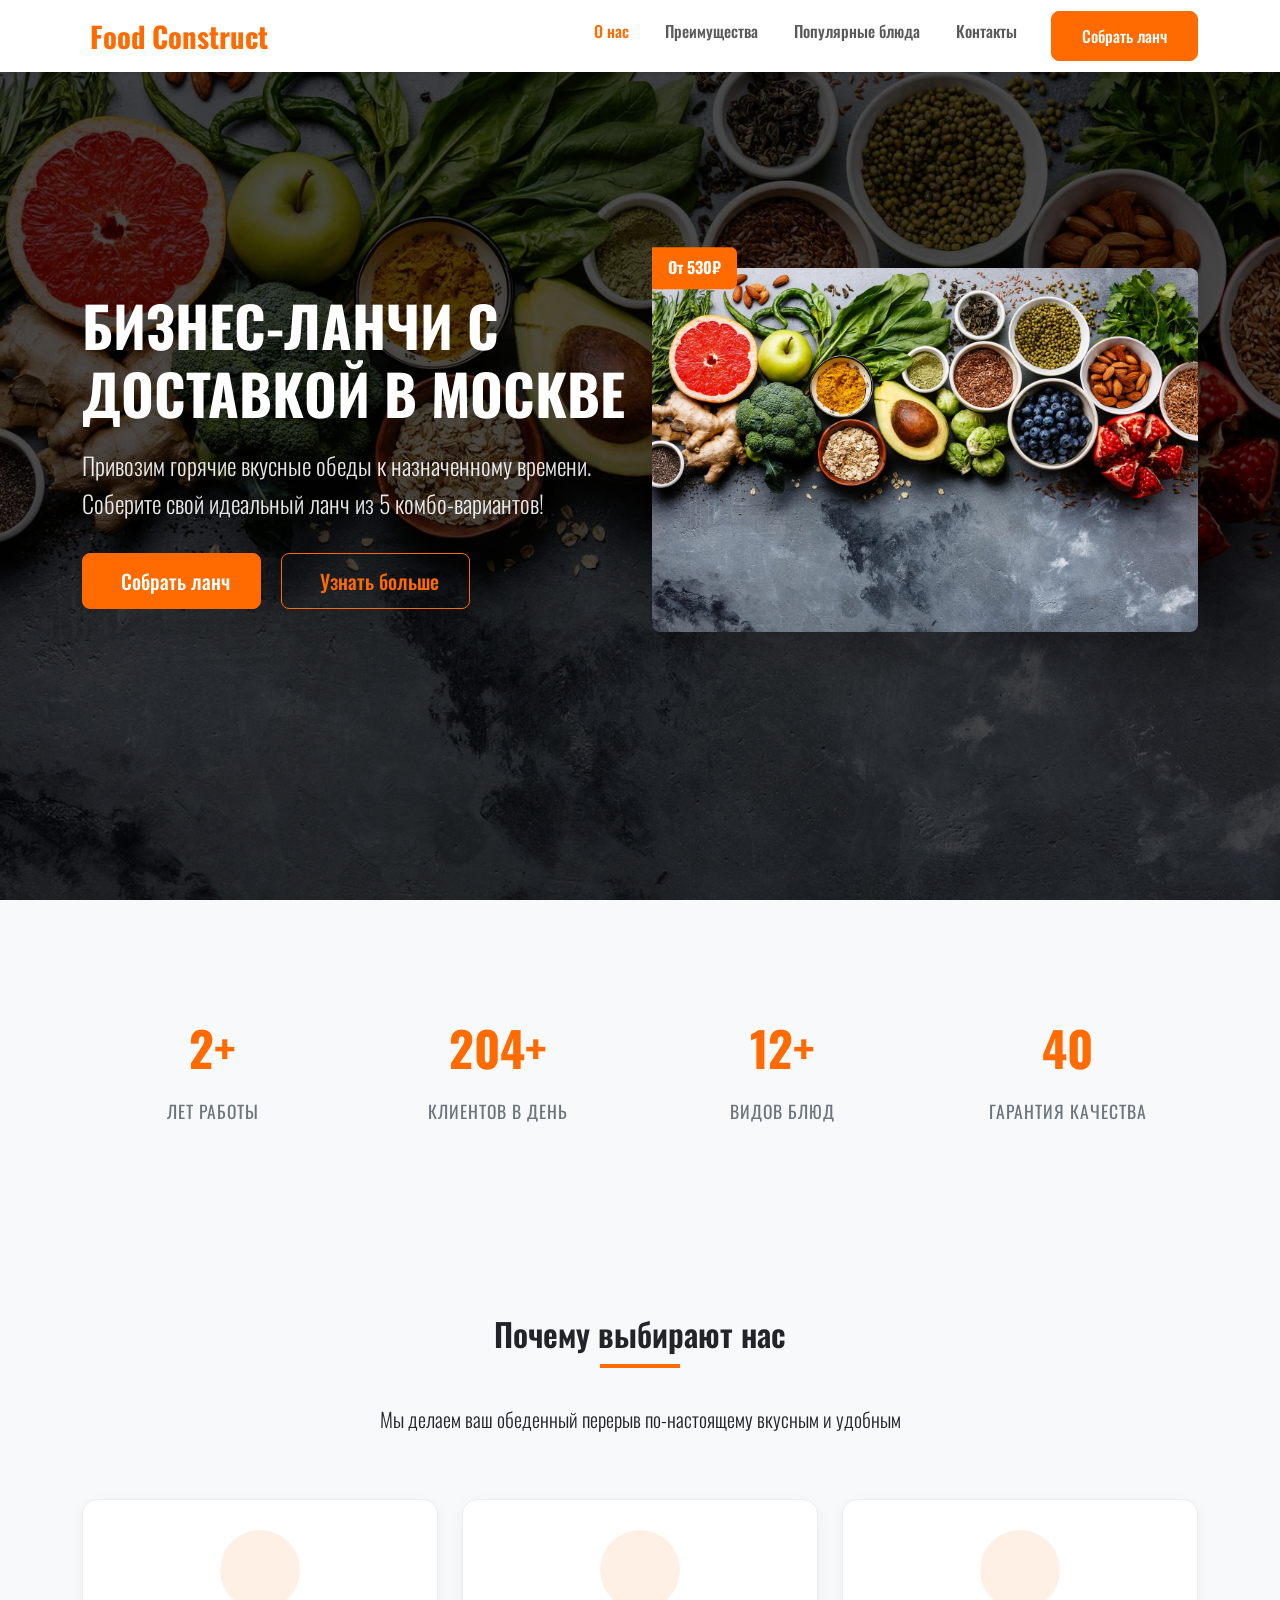
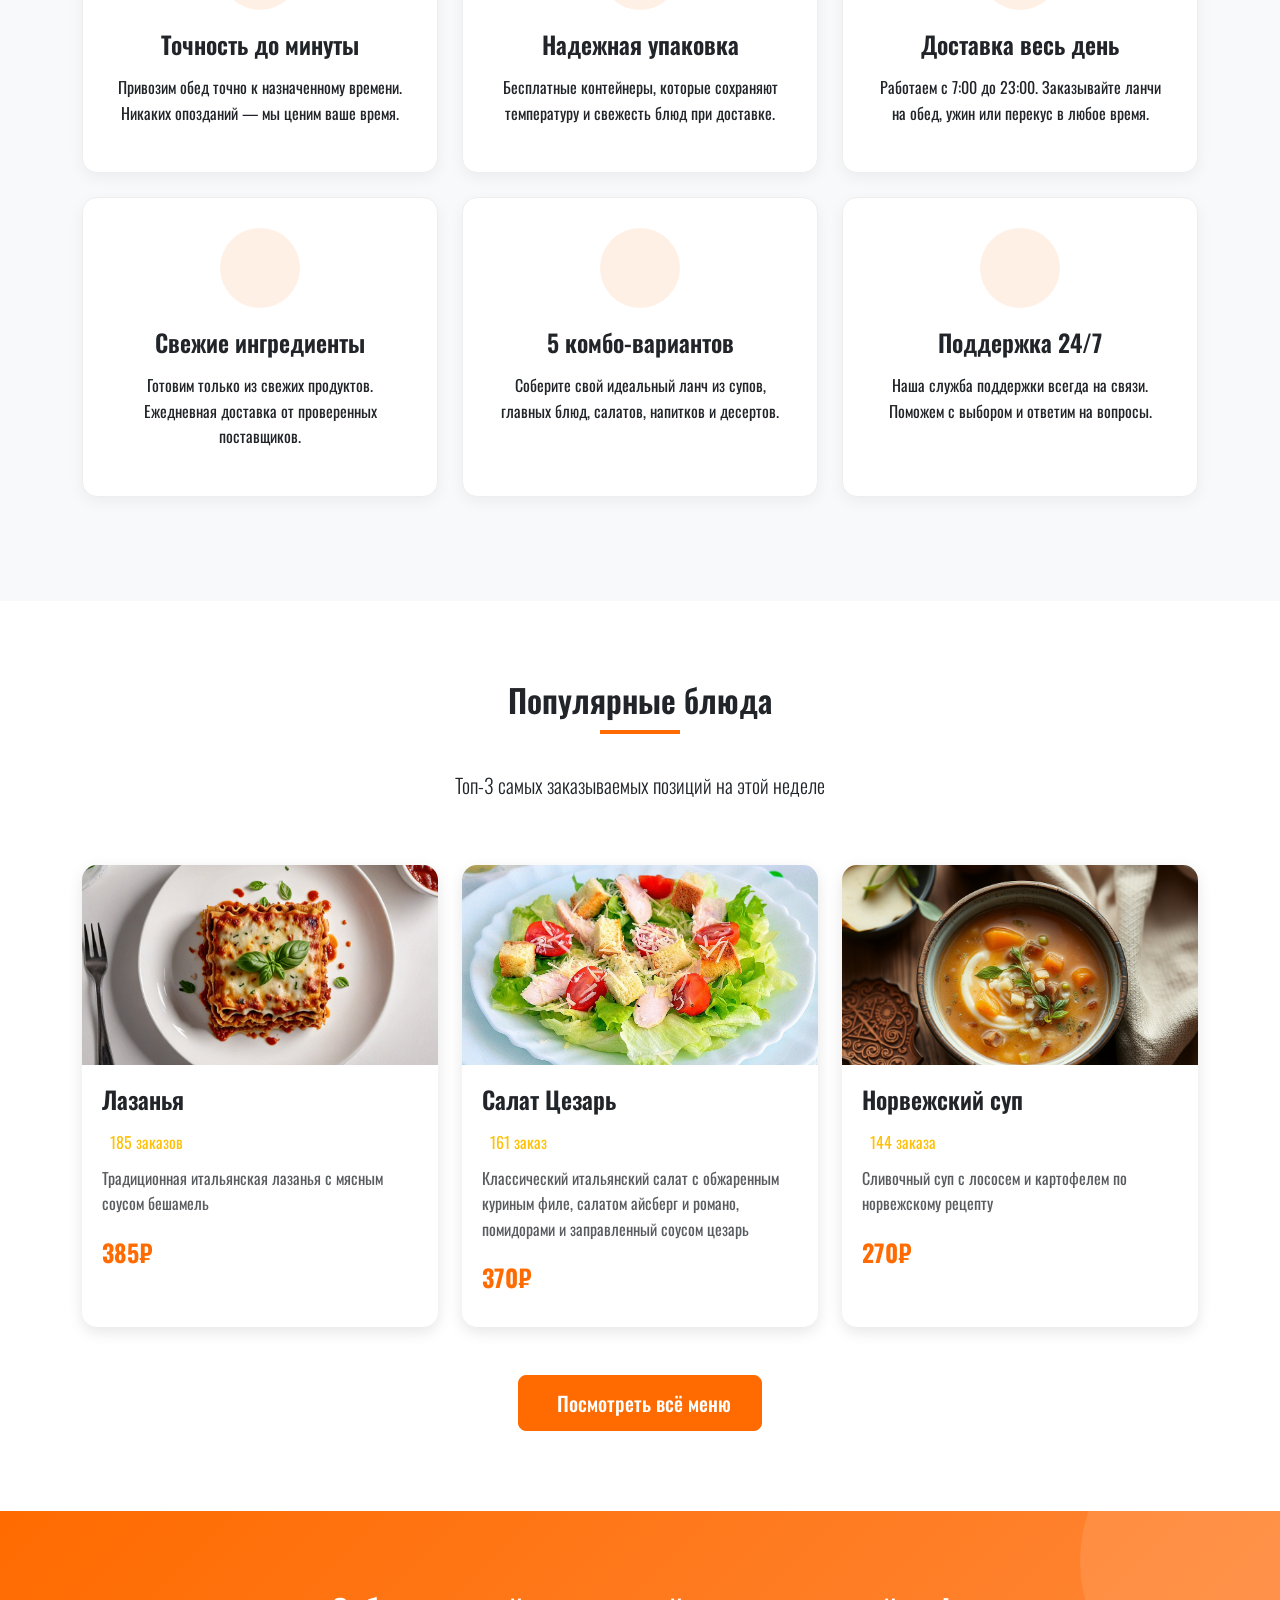
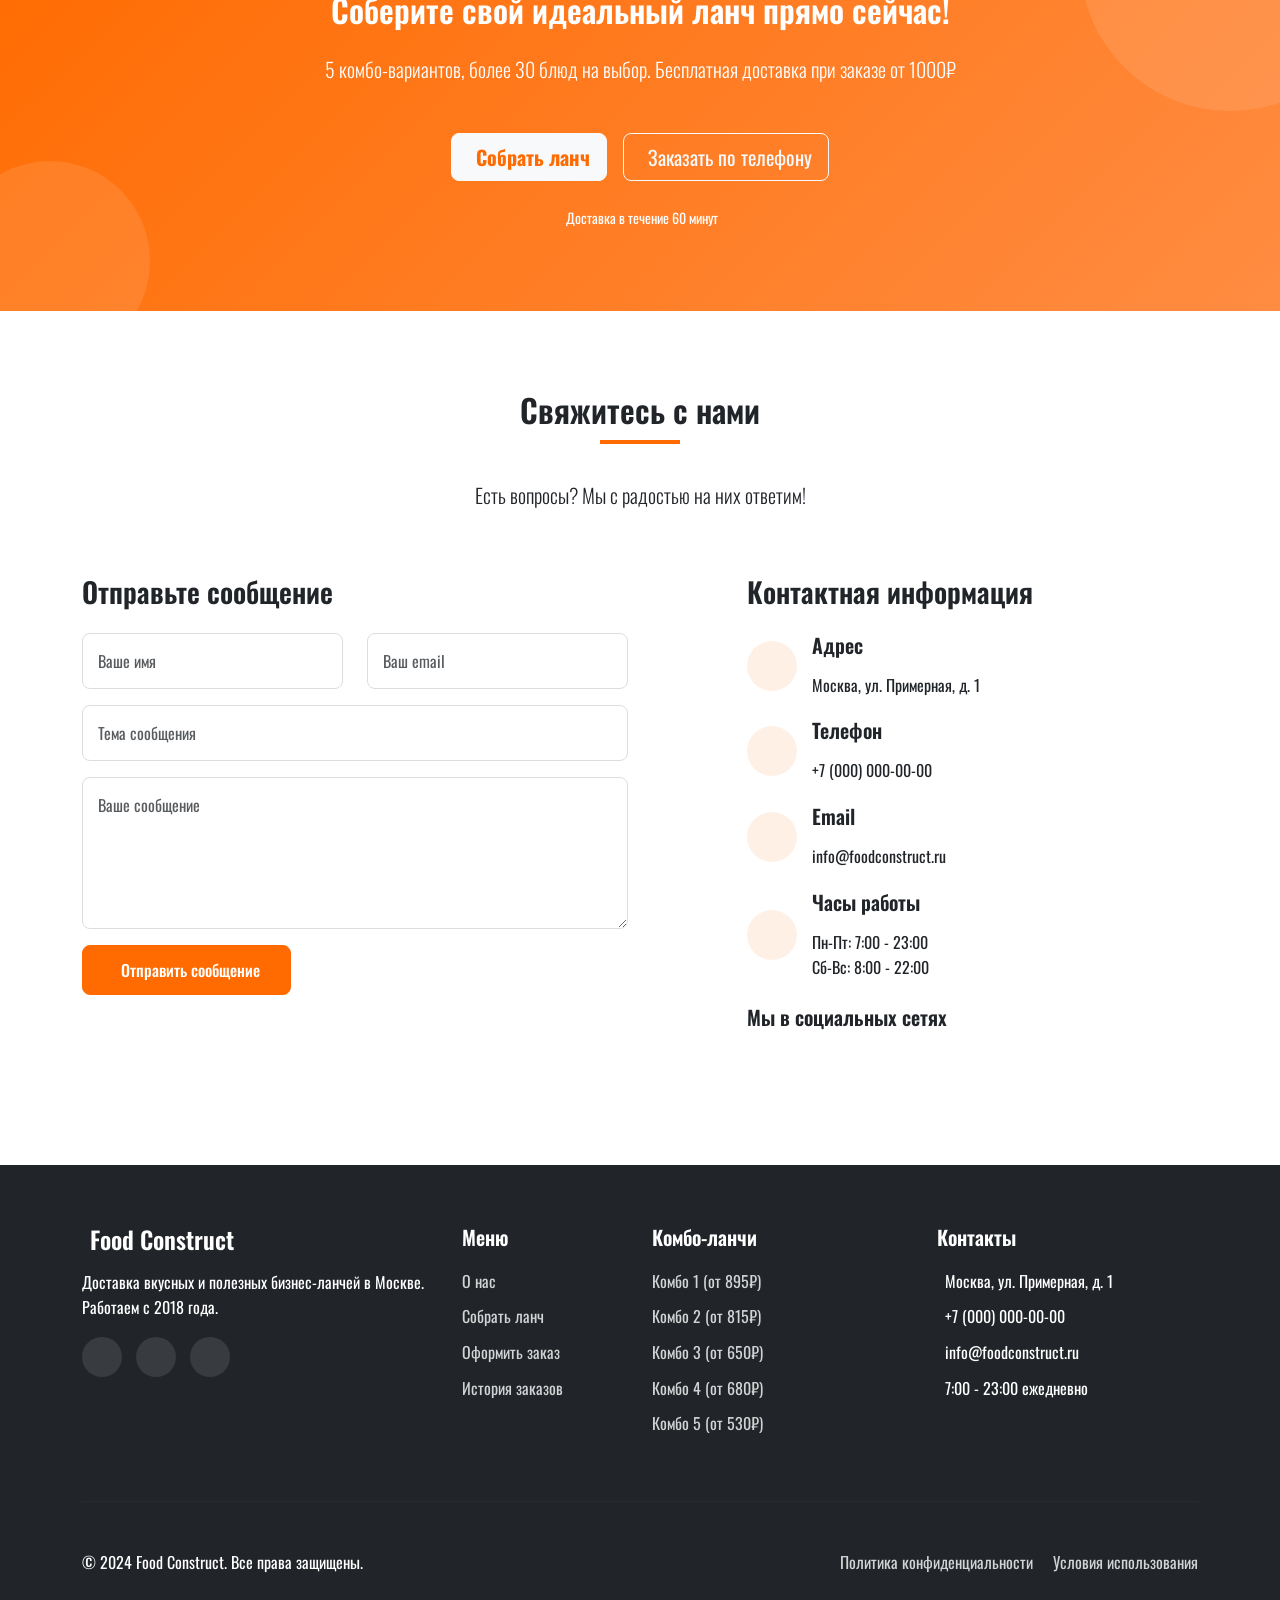
<file: index.html>
<!DOCTYPE html>
<html lang="ru">
<head>
    <meta charset="UTF-8">
    <meta name="viewport" content="width=device-width, initial-scale=1.0">
    <title>Food Construct - Доставка бизнес-ланчей в Москве</title>
    
    <!-- Bootstrap 5 CSS -->
    <link href="https://cdn.jsdelivr.net/npm/bootstrap@5.3.0-alpha1/dist/css/bootstrap.min.css" rel="stylesheet">
    
    <!-- Bootstrap Icons -->
    <link rel="icon" href="images/icon.png" type="images/png" sizes = "32x32">
    
    <!-- Google Fonts -->
    <link href="https://fonts.googleapis.com/css2?family=Oswald:wght@300;400;500;600;700&display=swap" rel="stylesheet">
    
    <!-- CSS -->
    <style>
        :root {
            --primary-color: #ff6b00;
            --primary-dark: #e55a00;
            --secondary-color: #333333;
            --light-color: #f8f9fa;
            --dark-color: #212529;
            --gray-color: #6c757d;
        }
        
        body {
            font-family: 'Oswald', sans-serif;
            color: var(--dark-color);
            line-height: 1.6;
        }
        
        h1, h2, h3, h4, h5, h6 {
            font-weight: 600;
            margin-bottom: 1rem;
        }
        
        .bg-primary-custom {
            background-color: var(--primary-color) !important;
        }
        
        .text-primary-custom {
            color: var(--primary-color) !important;
        }
        
        .btn-primary-custom {
            background-color: var(--primary-color);
            border-color: var(--primary-color);
            color: white;
            font-weight: 500;
            padding: 12px 30px;
            border-radius: 8px;
            transition: all 0.3s ease;
        }
        
        .btn-primary-custom:hover {
            background-color: var(--primary-dark);
            border-color: var(--primary-dark);
            transform: translateY(-2px);
            box-shadow: 0 4px 15px rgba(255, 107, 0, 0.3);
        }
        
        .btn-outline-primary-custom {
            background-color: transparent;
            border-color: var(--primary-color);
            color: var(--primary-color);
            font-weight: 500;
            padding: 12px 30px;
            border-radius: 8px;
            transition: all 0.3s ease;
        }
        
        .btn-outline-primary-custom:hover {
            background-color: var(--primary-color);
            border-color: var(--primary-color);
            color: white;
            transform: translateY(-2px);
            box-shadow: 0 4px 15px rgba(255, 107, 0, 0.3);
        }
        
        .section-padding {
            padding: 80px 0;
        }
        
        .section-title {
            position: relative;
            margin-bottom: 50px;
            text-align: center;
        }
        
        .section-title:after {
            content: '';
            position: absolute;
            bottom: -15px;
            left: 50%;
            transform: translateX(-50%);
            width: 80px;
            height: 4px;
            background-color: var(--primary-color);
        }
        
        .hero-section {
            background: linear-gradient(rgba(0, 0, 0, 0.7), rgba(0, 0, 0, 0.7)), url('images/main.png');
            background-size: cover;
            background-position: center;
            background-attachment: fixed;
            color: white;
            padding: 120px 0;
            min-height: 100vh;
            display: flex;
            align-items: center;
        }
        
        .hero-content h1 {
            font-size: 3.5rem;
            font-weight: 700;
            margin-bottom: 20px;
            text-transform: uppercase;
        }
        
        .hero-content .lead {
            font-size: 1.5rem;
            margin-bottom: 30px;
            opacity: 0.9;
        }
        
        .feature-icon {
            width: 80px;
            height: 80px;
            background-color: rgba(255, 107, 0, 0.1);
            border-radius: 50%;
            display: flex;
            align-items: center;
            justify-content: center;
            margin: 0 auto 20px;
        }
        
        .feature-icon i {
            font-size: 2rem;
            color: var(--primary-color);
        }
        
        .feature-card {
            background: white;
            border-radius: 15px;
            padding: 30px;
            height: 100%;
            transition: all 0.3s ease;
            border: 1px solid #eee;
            box-shadow: 0 5px 15px rgba(0, 0, 0, 0.05);
        }
        
        .feature-card:hover {
            transform: translateY(-10px);
            box-shadow: 0 15px 30px rgba(0, 0, 0, 0.1);
        }
        
        .cta-section {
            background: linear-gradient(135deg, var(--primary-color) 0%, #ff8c42 100%);
            color: white;
            position: relative;
            overflow: hidden;
        }
        
        .cta-section:before {
            content: '';
            position: absolute;
            top: 0;
            right: 0;
            width: 300px;
            height: 300px;
            background: rgba(255, 255, 255, 0.1);
            border-radius: 50%;
            transform: translate(100px, -100px);
        }
        
        .cta-section:after {
            content: '';
            position: absolute;
            bottom: 0;
            left: 0;
            width: 200px;
            height: 200px;
            background: rgba(255, 255, 255, 0.1);
            border-radius: 50%;
            transform: translate(-50px, 50px);
        }
        
        .cta-content {
            position: relative;
            z-index: 2;
        }
        
        /* Форм контактных данных */
        .contact-form .form-control {
            padding: 15px;
            border-radius: 8px;
            border: 1px solid #ddd;
            font-size: 1rem;
            transition: all 0.3s ease;
        }
        
        .contact-form .form-control:focus {
            border-color: var(--primary-color);
            box-shadow: 0 0 0 0.25rem rgba(255, 107, 0, 0.25);
        }
        
        .contact-info-item {
            display: flex;
            align-items: center;
            margin-bottom: 20px;
        }
        
        .contact-info-icon {
            width: 50px;
            height: 50px;
            background-color: rgba(255, 107, 0, 0.1);
            border-radius: 50%;
            display: flex;
            align-items: center;
            justify-content: center;
            margin-right: 15px;
        }
        
        .contact-info-icon i {
            font-size: 1.2rem;
            color: var(--primary-color);
        }
        
        /* Footer */
        .footer {
            background-color: var(--dark-color);
            color: white;
            padding: 60px 0 30px;
        }
        
        .footer a {
            color: rgba(255, 255, 255, 0.8);
            text-decoration: none;
            transition: color 0.3s ease;
        }
        
        .footer a:hover {
            color: var(--primary-color);
        }
        
        .footer-links h5 {
            margin-bottom: 20px;
            color: white;
        }
        
        .footer-links ul {
            list-style: none;
            padding: 0;
        }
        
        .footer-links li {
            margin-bottom: 10px;
        }
        
        .social-icons a {
            display: inline-flex;
            align-items: center;
            justify-content: center;
            width: 40px;
            height: 40px;
            background-color: rgba(255, 255, 255, 0.1);
            border-radius: 50%;
            margin-right: 10px;
            transition: all 0.3s ease;
        }
        
        .social-icons a:hover {
            background-color: var(--primary-color);
            transform: translateY(-3px);
        }
        
        @media (max-width: 768px) {
            .hero-content h1 {
                font-size: 2.5rem;
            }
            
            .hero-content .lead {
                font-size: 1.2rem;
            }
            
            .section-padding {
                padding: 60px 0;
            }
            
            .feature-card {
                margin-bottom: 30px;
            }
        }
        
        @media (max-width: 576px) {
            .hero-content h1 {
                font-size: 2rem;
            }
            
            .hero-section {
                padding: 80px 0;
                min-height: auto;
            }
        }
        
        /* Навигация */
        .navbar-brand {
            font-size: 1.8rem;
            font-weight: 700;
            color: var(--primary-color) !important;
        }
        
        .nav-link {
            font-weight: 500;
            margin: 0 10px;
            transition: color 0.3s ease;
        }
        
        .nav-link:hover {
            color: var(--primary-color) !important;
        }
        
        .navbar-nav .nav-link.active {
            color: var(--primary-color) !important;
        }
        
        .stats-section {
            background-color: var(--light-color);
        }
        
        .stat-item {
            text-align: center;
            padding: 30px 15px;
        }
        
        .stat-number {
            font-size: 3rem;
            font-weight: 700;
            color: var(--primary-color);
            margin-bottom: 10px;
        }
        
        .stat-text {
            font-size: 1.1rem;
            color: var(--gray-color);
            text-transform: uppercase;
            letter-spacing: 1px;
        }
        
        /* Популярные блюда */
        .dish-card {
            border-radius: 15px;
            overflow: hidden;
            box-shadow: 0 5px 15px rgba(0, 0, 0, 0.1);
            transition: all 0.3s ease;
            height: 100%;
            background: white;
        }
        
        .dish-card:hover {
            transform: translateY(-10px);
            box-shadow: 0 15px 30px rgba(0, 0, 0, 0.15);
        }
        
        .dish-img {
            height: 200px;
            object-fit: cover;
            width: 100%;
        }
        
        .dish-content {
            padding: 20px;
        }
        
        .dish-price {
            font-size: 1.5rem;
            font-weight: 700;
            color: var(--primary-color);
            margin-bottom: 10px;
        }
        
        .dish-rating {
            color: #ffc107;
            margin-bottom: 10px;
        }
    </style>
</head>
<body>
    <!-- Навигация -->
    <nav class="navbar navbar-expand-lg navbar-light bg-white fixed-top shadow-sm">
        <div class="container">
            <a class="navbar-brand" href="index.html">
                <i class="bi bi-egg-fried me-2"></i>Food Construct
            </a>
            
            <button class="navbar-toggler" type="button" data-bs-toggle="collapse" data-bs-target="#navbarNav">
                <span class="navbar-toggler-icon"></span>
            </button>
            
            <div class="collapse navbar-collapse" id="navbarNav">
                <ul class="navbar-nav ms-auto">
                    <li class="nav-item">
                        <a class="nav-link active" href="#home">О нас</a>
                    </li>
                    <li class="nav-item">
                        <a class="nav-link" href="#features">Преимущества</a>
                    </li>
                    <li class="nav-item">
                        <a class="nav-link" href="#dishes">Популярные блюда</a>
                    </li>
                    <li class="nav-item">
                        <a class="nav-link" href="#contact">Контакты</a>
                    </li>
                    <li class="nav-item ms-lg-3">
                        <a class="btn btn-primary-custom" href="lunch.html">Собрать ланч</a>
                    </li>
                </ul>
            </div>
        </div>
    </nav>

    <!-- Краткая сводка -->
    <section id="home" class="hero-section">
        <div class="container">
            <div class="row align-items-center">
                <div class="col-lg-6">
                    <div class="hero-content">
                        <h1 class="display-4 fw-bold">Бизнес-ланчи с доставкой в Москве</h1>
                        <p class="lead">Привозим горячие вкусные обеды к назначенному времени. Соберите свой идеальный ланч из 5 комбо-вариантов!</p>
                        <div class="mt-4">
                            <a href="lunch.html" class="btn btn-primary-custom btn-lg me-3">
                                <i class="bi bi-basket me-2"></i>Собрать ланч
                            </a>
                            <a href="#features" class="btn btn-outline-primary-custom btn-lg">
                                <i class="bi bi-arrow-down me-2"></i>Узнать больше
                            </a>
                        </div>
                    </div>
                </div>
                <div class="col-lg-6 text-center">
                    <div class="position-relative">
                        <img src="images/main.png" alt="Вкусный бизнес-ланч" class="img-fluid rounded-3 shadow-lg" style="max-height: 500px;">
                        <div class="position-absolute top-0 start-0 bg-primary-custom text-white px-3 py-2 rounded-end" style="transform: translateY(-50%);">
                            <span class="fw-bold">От 530₽</span>
                        </div>
                    </div>
                </div>
            </div>
        </div>
    </section>

    <!-- Статистика -->
    <section class="stats-section section-padding">
        <div class="container">
            <div class="row text-center">
                <div class="col-md-3 col-6 mb-4 mb-md-0">
                    <div class="stat-item">
                        <div class="stat-number">5+</div>
                        <div class="stat-text">Лет работы</div>
                    </div>
                </div>
                <div class="col-md-3 col-6 mb-4 mb-md-0">
                    <div class="stat-item">
                        <div class="stat-number">500+</div>
                        <div class="stat-text">Клиентов в день</div>
                    </div>
                </div>
                <div class="col-md-3 col-6">
                    <div class="stat-item">
                        <div class="stat-number">30+</div>
                        <div class="stat-text">Видов блюд</div>
                    </div>
                </div>
                <div class="col-md-3 col-6">
                    <div class="stat-item">
                        <div class="stat-number">100%</div>
                        <div class="stat-text">Гарантия качества</div>
                    </div>
                </div>
            </div>
        </div>
    </section>

    <!-- О нас -->
    <section id="features" class="section-padding bg-light">
        <div class="container">
            <div class="row">
                <div class="col-12 text-center mb-5">
                    <h2 class="section-title">Почему выбирают нас</h2>
                    <p class="lead">Мы делаем ваш обеденный перерыв по-настоящему вкусным и удобным</p>
                </div>
            </div>
            
            <div class="row">
                <div class="col-lg-4 col-md-6 mb-4">
                    <div class="feature-card">
                        <div class="feature-icon">
                            <i class="bi bi-clock"></i>
                        </div>
                        <h4 class="text-center mb-3">Точность до минуты</h4>
                        <p class="text-center">Привозим обед точно к назначенному времени. Никаких опозданий — мы ценим ваше время.</p>
                    </div>
                </div>
                
                <div class="col-lg-4 col-md-6 mb-4">
                    <div class="feature-card">
                        <div class="feature-icon">
                            <i class="bi bi-shield-check"></i>
                        </div>
                        <h4 class="text-center mb-3">Надежная упаковка</h4>
                        <p class="text-center">Бесплатные контейнеры, которые сохраняют температуру и свежесть блюд при доставке.</p>
                    </div>
                </div>
                
                <div class="col-lg-4 col-md-6 mb-4">
                    <div class="feature-card">
                        <div class="feature-icon">
                            <i class="bi bi-sun"></i>
                        </div>
                        <h4 class="text-center mb-3">Доставка весь день</h4>
                        <p class="text-center">Работаем с 7:00 до 23:00. Заказывайте ланчи на обед, ужин или перекус в любое время.</p>
                    </div>
                </div>
                
                <div class="col-lg-4 col-md-6 mb-4">
                    <div class="feature-card">
                        <div class="feature-icon">
                            <i class="bi bi-egg-fried"></i>
                        </div>
                        <h4 class="text-center mb-3">Свежие ингредиенты</h4>
                        <p class="text-center">Готовим только из свежих продуктов. Ежедневная доставка от проверенных поставщиков.</p>
                    </div>
                </div>
                
                <div class="col-lg-4 col-md-6 mb-4">
                    <div class="feature-card">
                        <div class="feature-icon">
                            <i class="bi bi-palette"></i>
                        </div>
                        <h4 class="text-center mb-3">5 комбо-вариантов</h4>
                        <p class="text-center">Соберите свой идеальный ланч из супов, главных блюд, салатов, напитков и десертов.</p>
                    </div>
                </div>
                
                <div class="col-lg-4 col-md-6 mb-4">
                    <div class="feature-card">
                        <div class="feature-icon">
                            <i class="bi bi-headset"></i>
                        </div>
                        <h4 class="text-center mb-3">Поддержка 24/7</h4>
                        <p class="text-center">Наша служба поддержки всегда на связи. Поможем с выбором и ответим на вопросы.</p>
                    </div>
                </div>
            </div>
        </div>
    </section>

    <!-- Попуярные позиции -->
    <section id="dishes" class="section-padding">
        <div class="container">
            <div class="row">
                <div class="col-12 text-center mb-5">
                    <h2 class="section-title">Популярные блюда</h2>
                    <p class="lead">Топ-3 самых заказываемых позиций на этой неделе</p>
                </div>
            </div>
            
            <div class="row">
                <div class="col-lg-4 col-md-6 mb-4">
                    <div class="dish-card">
                        <img src="images/lasagna.jpg" alt="Лазанья" class="dish-img">
                        <div class="dish-content">
                            <h4>Лазанья</h4>
                            <div class="dish-rating">
                                <i class="bi bi-star-fill"></i>
                                <i class="bi bi-star-fill"></i>
                                <i class="bi bi-star-fill"></i>
                                <i class="bi bi-star-fill"></i>
                                <i class="bi bi-star-half"></i>
                                <span class="ms-2">185 заказов</span>
                            </div>
                            <p class="text-muted">Традиционная итальянская лазанья с мясным соусом бешамель</p>
                            <div class="d-flex justify-content-between align-items-center">
                                <div class="dish-price">385₽</div>
                            </div>
                        </div>
                    </div>
                </div>
                
                <div class="col-lg-4 col-md-6 mb-4">
                    <div class="dish-card">
                        <img src="images/caesar-salad.jpg" alt="Цезарь" class="dish-img">
                        <div class="dish-content">
                            <h4>Салат Цезарь</h4>
                            <div class="dish-rating">
                                <i class="bi bi-star-fill"></i>
                                <i class="bi bi-star-fill"></i>
                                <i class="bi bi-star-fill"></i>
                                <i class="bi bi-star-fill"></i>
                                <i class="bi bi-star"></i>
                                <span class="ms-2">161 заказ</span>
                            </div>
                            <p class="text-muted">Классический итальянский салат с обжаренным куриным филе, салатом айсберг и романо, помидорами и заправленный соусом цезарь</p>
                            <div class="d-flex justify-content-between align-items-center">
                                <div class="dish-price">370₽</div>
                            </div>
                        </div>
                    </div>
                </div>
                
                <div class="col-lg-4 col-md-6 mb-4">
                    <div class="dish-card">
                        <img src="images/norwegian.jpg" alt="Норвежский суп" class="dish-img">
                        <div class="dish-content">
                            <h4>Норвежский суп</h4>
                            <div class="dish-rating">
                                <i class="bi bi-star-fill"></i>
                                <i class="bi bi-star-fill"></i>
                                <i class="bi bi-star-fill"></i>
                                <i class="bi bi-star-fill"></i>
                                <i class="bi bi-star-fill"></i>
                                <span class="ms-2">144 заказа</span>
                            </div>
                            <p class="text-muted">Сливочный суп с лососем и картофелем по норвежскому рецепту</p>
                            <div class="d-flex justify-content-between align-items-center">
                                <div class="dish-price">270₽</div>
                            </div>
                        </div>
                    </div>
                </div>
            </div>
            
            <div class="row mt-4">
                <div class="col-12 text-center">
                    <a href="lunch.html" class="btn btn-primary-custom btn-lg">
                        <i class="bi bi-arrow-right me-2"></i>Посмотреть всё меню
                    </a>
                </div>
            </div>
        </div>
    </section>

    <!-- А-ля рекламная секция -->
    <section class="cta-section section-padding">
        <div class="container">
            <div class="row justify-content-center">
                <div class="col-lg-8 text-center">
                    <div class="cta-content">
                        <h2 class="text-white mb-4">Соберите свой идеальный ланч прямо сейчас!</h2>
                        <p class="text-white mb-5 lead">5 комбо-вариантов, более 30 блюд на выбор. Бесплатная доставка при заказе от 1000₽</p>
                        <div class="d-flex flex-wrap justify-content-center gap-3">
                            <a href="lunch.html" class="btn btn-light btn-lg text-primary-custom fw-bold">
                                <i class="bi bi-basket me-2"></i>Собрать ланч
                            </a>
                            <a href="#contact" class="btn btn-outline-light btn-lg">
                                <i class="bi bi-telephone me-2"></i>Заказать по телефону
                            </a>
                        </div>
                        <div class="mt-4 text-white">
                            <small><i class="bi bi-lightning-charge me-1"></i>Доставка в течение 60 минут</small>
                        </div>
                    </div>
                </div>
            </div>
        </div>
    </section>

    <!-- Секция контактов -->
    <section id="contact" class="section-padding">
        <div class="container">
            <div class="row">
                <div class="col-12 text-center mb-5">
                    <h2 class="section-title">Свяжитесь с нами</h2>
                    <p class="lead">Есть вопросы? Мы с радостью на них ответим!</p>
                </div>
            </div>
            
            <div class="row">
                <div class="col-lg-6 mb-5 mb-lg-0">
                    <h3 class="mb-4">Отправьте сообщение</h3>
                    <form class="contact-form" id="contactForm">
                        <div class="row">
                            <div class="col-md-6 mb-3">
                                <input type="text" class="form-control" placeholder="Ваше имя" required>
                            </div>
                            <div class="col-md-6 mb-3">
                                <input type="email" class="form-control" placeholder="Ваш email" required>
                            </div>
                        </div>
                        <div class="mb-3">
                            <input type="text" class="form-control" placeholder="Тема сообщения" required>
                        </div>
                        <div class="mb-3">
                            <textarea class="form-control" rows="5" placeholder="Ваше сообщение" required></textarea>
                        </div>
                        <button type="submit" class="btn btn-primary-custom">
                            <i class="bi bi-send me-2"></i>Отправить сообщение
                        </button>
                    </form>
                </div>
                
                <div class="col-lg-5 offset-lg-1">
                    <h3 class="mb-4">Контактная информация</h3>
                    
                    <div class="contact-info-item">
                        <div class="contact-info-icon">
                            <i class="bi bi-geo-alt"></i>
                        </div>
                        <div>
                            <h5>Адрес</h5>
                            <p class="mb-0">Москва, ул. Примерная, д. 1</p>
                        </div>
                    </div>
                    
                    <div class="contact-info-item">
                        <div class="contact-info-icon">
                            <i class="bi bi-telephone"></i>
                        </div>
                        <div>
                            <h5>Телефон</h5>
                            <p class="mb-0">
                                <a href="tel:+70000000000" class="text-decoration-none text-dark">+7 (000) 000-00-00</a>
                            </p>
                        </div>
                    </div>
                    
                    <div class="contact-info-item">
                        <div class="contact-info-icon">
                            <i class="bi bi-envelope"></i>
                        </div>
                        <div>
                            <h5>Email</h5>
                            <p class="mb-0">
                                <a href="mailto:info@foodconstruct.ru" class="text-decoration-none text-dark">info@foodconstruct.ru</a>
                            </p>
                        </div>
                    </div>
                    
                    <div class="contact-info-item">
                        <div class="contact-info-icon">
                            <i class="bi bi-clock"></i>
                        </div>
                        <div>
                            <h5>Часы работы</h5>
                            <p class="mb-0">Пн-Пт: 7:00 - 23:00</p>
                            <p class="mb-0">Сб-Вс: 8:00 - 22:00</p>
                        </div>
                    </div>
                    
                    <div class="mt-4">
                        <h5 class="mb-3">Мы в социальных сетях</h5>
                        <div class="social-icons">
                            <a href="#" class="text-white"><i class="bi bi-instagram"></i></a>
                            <a href="#" class="text-white"><i class="bi bi-facebook"></i></a>
                            <a href="#" class="text-white"><i class="bi bi-telegram"></i></a>
                            <a href="#" class="text-white"><i class="bi bi-whatsapp"></i></a>
                            <a href="#" class="text-white"><i class="bi bi-vk"></i></a>
                        </div>
                    </div>
                </div>
            </div>
        </div>
    </section>

    <!-- Footer -->
    <footer class="footer">
        <div class="container">
            <div class="row">
                <div class="col-lg-4 mb-4 mb-lg-0">
                    <h4 class="mb-3">
                        <i class="bi bi-egg-fried me-2"></i>Food Construct
                    </h4>
                    <p>Доставка вкусных и полезных бизнес-ланчей в Москве. Работаем с 2018 года.</p>
                    <div class="social-icons mt-3">
                        <a href="#"><i class="bi bi-instagram"></i></a>
                        <a href="#"><i class="bi bi-facebook"></i></a>
                        <a href="#"><i class="bi bi-telegram"></i></a>
                    </div>
                </div>
                
                <div class="col-lg-2 col-md-4 mb-4 mb-lg-0">
                    <div class="footer-links">
                        <h5>Меню</h5>
                        <ul>
                            <li><a href="index.html">О нас</a></li>
                            <li><a href="lunch.html">Собрать ланч</a></li>
                            <li><a href="orders.html">Оформить заказ</a></li>
                            <li><a href="history.html">История заказов</a></li>
                        </ul>
                    </div>
                </div>
                
                <div class="col-lg-3 col-md-4 mb-4 mb-lg-0">
                    <div class="footer-links">
                        <h5>Комбо-ланчи</h5>
                        <ul>
                            <li><a href="lunch.html#combo1">Комбо 1 (от 895₽)</a></li>
                            <li><a href="lunch.html#combo2">Комбо 2 (от 815₽)</a></li>
                            <li><a href="lunch.html#combo3">Комбо 3 (от 650₽)</a></li>
                            <li><a href="lunch.html#combo4">Комбо 4 (от 680₽)</a></li>
                            <li><a href="lunch.html#combo5">Комбо 5 (от 530₽)</a></li>
                        </ul>
                    </div>
                </div>
                
                <div class="col-lg-3 col-md-4">
                    <div class="footer-links">
                        <h5>Контакты</h5>
                        <ul>
                            <li><i class="bi bi-geo-alt me-2"></i>Москва, ул. Примерная, д. 1</li>
                            <li><i class="bi bi-telephone me-2"></i>+7 (000) 000-00-00</li>
                            <li><i class="bi bi-envelope me-2"></i>info@foodconstruct.ru</li>
                            <li><i class="bi bi-clock me-2"></i>7:00 - 23:00 ежедневно</li>
                        </ul>
                    </div>
                </div>
            </div>
            
            <hr class="my-5" style="border-color: rgba(255, 255, 255, 0.1);">
            
            <div class="row">
                <div class="col-md-6">
                    <p class="mb-0">© 2024 Food Construct. Все права защищены.</p>
                </div>
                <div class="col-md-6 text-md-end">
                    <p class="mb-0">
                        <a href="#" class="me-3">Политика конфиденциальности</a>
                        <a href="#">Условия использования</a>
                    </p>
                </div>
            </div>
        </div>
    </footer>
    
    <!-- Bootstrap JS -->
    <script src="https://cdn.jsdelivr.net/npm/bootstrap@5.3.0-alpha1/dist/js/bootstrap.bundle.min.js"></script>
    
    <!-- JavaScript -->
    <script>
        //плавная прокрутка ссылок
        document.querySelectorAll('a[href^="#"]').forEach(anchor => {
            anchor.addEventListener('click', function (e) {
                e.preventDefault();
                
                const targetId = this.getAttribute('href');
                if(targetId === '#') return;
                
                const targetElement = document.querySelector(targetId);
                if(targetElement) {
                    window.scrollTo({
                        top: targetElement.offsetTop - 80,
                        behavior: 'smooth'
                    });
                }
            });
        });
        
        //обработчик отправки форм
        document.getElementById('contactForm').addEventListener('submit', function(e) {
            e.preventDefault();
            
            //получаем форму
            const name = this.querySelector('input[type="text"]').value;
            const email = this.querySelector('input[type="email"]').value;
            
            //показываем сообщение об упехе
            alert(`Спасибо, ${name}! Ваше сообщение отправлено. Мы свяжемся с вами по email: ${email}`);
            
            //перезагружаем форму
            this.reset();
        });
        
        //получаем активный класс
        window.addEventListener('scroll', function() {
            const sections = document.querySelectorAll('section[id]');
            const navLinks = document.querySelectorAll('.navbar-nav .nav-link');
            
            let current = '';
            sections.forEach(section => {
                const sectionTop = section.offsetTop - 100;
                const sectionHeight = section.clientHeight;
                if(scrollY >= sectionTop && scrollY < sectionTop + sectionHeight) {
                    current = section.getAttribute('id');
                }
            });
            
            navLinks.forEach(link => {
                link.classList.remove('active');
                if(link.getAttribute('href') === `#${current}`) {
                    link.classList.add('active');
                }
            });
        });
        
        //анимация инициализации
        function animateStats() {
            const statNumbers = document.querySelectorAll('.stat-number');
            
            statNumbers.forEach(stat => {
                const target = parseInt(stat.textContent.replace('+', ''));
                const duration = 2000; // 2 секунды
                const step = target / (duration / 16); // 60fps
                let current = 0;
                
                const timer = setInterval(() => {
                    current += step;
                    if(current >= target) {
                        current = target;
                        clearInterval(timer);
                    }
                    stat.textContent = Math.floor(current) + (stat.textContent.includes('+') ? '+' : '');
                }, 16);
            });
        }
        
        //звпускается анимация при отображении раздела
        const observer = new IntersectionObserver((entries) => {
            entries.forEach(entry => {
                if(entry.isIntersecting) {
                    animateStats();
                    observer.unobserve(entry.target);
                }
            });
        }, { threshold: 0.5 });
        
        const statsSection = document.querySelector('.stats-section');
        if(statsSection) {
            observer.observe(statsSection);
        }
        
        document.querySelectorAll('.btn-primary-custom.btn-sm').forEach(button => {
            button.addEventListener('click', function() {
                const dishName = this.closest('.dish-card').querySelector('h4').textContent;
                const dishPrice = this.closest('.dish-card').querySelector('.dish-price').textContent;
                
                alert(`Блюдо "${dishName}" добавлено в заказ! Перейдите на страницу "Собрать ланч" для оформления.`);
                
                //анимация кнопок
                this.innerHTML = '<i class="bi bi-check me-1"></i>Добавлено';
                this.classList.remove('btn-primary-custom');
                this.classList.add('btn-success');
                
                setTimeout(() => {
                    this.innerHTML = '<i class="bi bi-cart-plus me-1"></i>В заказ';
                    this.classList.remove('btn-success');
                    this.classList.add('btn-primary-custom');
                }, 2000);
            });
        });
    </script>
</body>
</html>
</file>
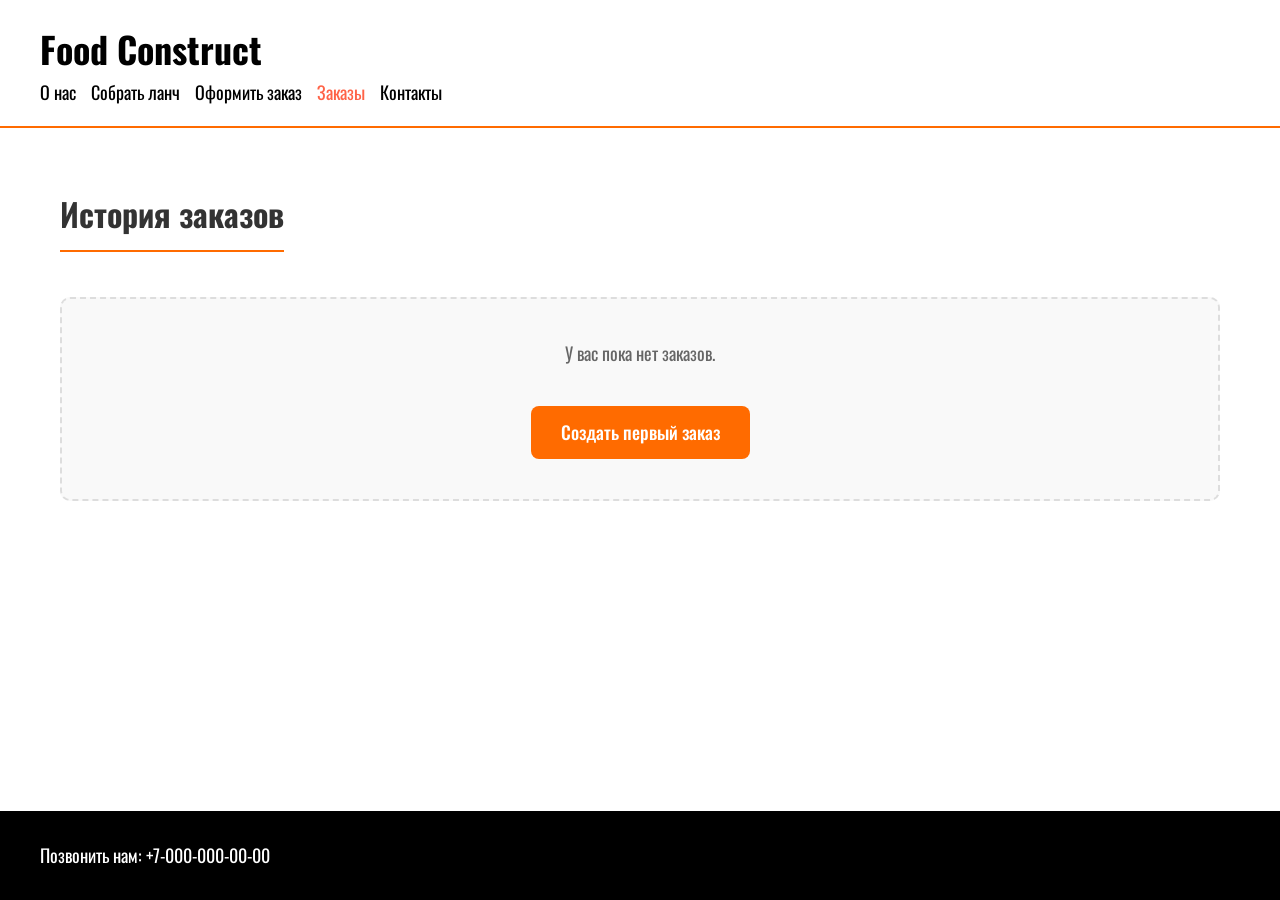
<file: history.html>
<!DOCTYPE html>
<html lang="ru">
<head>
    <meta charset="UTF-8">
    <meta name="viewport" content="width=device-width, initial-scale=1.0">
    <title>История заказов - Food Construct</title>
    <link rel="preconnect" href="https://fonts.googleapis.com">
    <link rel="preconnect" href="https://fonts.gstatic.com" crossorigin>
    <link href="https://fonts.googleapis.com/css2?family=Oswald:wght@300;400;500&display=swap" rel="stylesheet">
    <link rel="stylesheet" href="style.css">
    <link rel="stylesheet" href="history.css">
</head>
<body>
    <header>
        <h1>Food Construct</h1>
        <nav>
            <a href="index.html">О нас</a>
            <a href="lunch.html">Собрать ланч</a>
            <a href="orders.html">Оформить заказ</a>
            <a href="history.html" id="active">Заказы</a>
            <a href="index.html#contacts">Контакты</a>
        </nav>
    </header>

    <main>
        <section class="orders-history-section">
            <h2>История заказов</h2>
            <div id="orders-container">
                <div class="loading-message">Загрузка заказов...</div>
            </div>
        </section>
    </main>

    <footer id="contacts">
        <p>Позвонить нам: <a href="tel:+70000000000">+7-000-000-00-00</a></p>
    </footer>

    <!-- Модальное окно просмотра заказа -->
    <div id="view-order-modal" class="modal-overlay">
        <div class="modal">
            <div class="modal-header">
                <h3>Детали заказа</h3>
                <button class="close-btn" title="Закрыть">&times;</button>
            </div>
            <div class="modal-body">
                <div class="order-details-grid">
                    <div class="order-detail-item">
                        <label>Номер заказа:</label>
                        <p id="view-order-id">-</p>
                    </div>
                    <div class="order-detail-item">
                        <label>Дата оформления:</label>
                        <p id="view-order-date">-</p>
                    </div>
                    <div class="order-detail-item">
                        <label>Имя:</label>
                        <p id="view-order-name">-</p>
                    </div>
                    <div class="order-detail-item">
                        <label>Email:</label>
                        <p id="view-order-email">-</p>
                    </div>
                    <div class="order-detail-item">
                        <label>Телефон:</label>
                        <p id="view-order-phone">-</p>
                    </div>
                    <div class="order-detail-item">
                        <label>Адрес доставки:</label>
                        <p id="view-order-address">-</p>
                    </div>
                    <div class="order-detail-item">
                        <label>Время доставки:</label>
                        <p id="view-order-time">-</p>
                    </div>
                    <div class="order-detail-item">
                        <label>Стоимость:</label>
                        <p id="view-order-price">-</p>
                    </div>
                </div>
                <div class="order-detail-item">
                    <label>Состав заказа:</label>
                    <div class="order-dishes-list" id="view-order-dishes"></div>
                </div>
                <div class="order-detail-item">
                    <label>Комментарий:</label>
                    <p id="view-order-comment">-</p>
                </div>
            </div>
            <div class="modal-footer">
                <button class="btn btn-primary" id="close-view-btn" title="Закрыть окно">Ок</button>
            </div>
        </div>
    </div>

    <!-- Модальное окно редактирования заказа -->
    <div id="edit-order-modal" class="modal-overlay">
        <div class="modal">
            <div class="modal-header">
                <h3>Редактирование заказа</h3>
                <button class="close-btn" title="Закрыть">&times;</button>
            </div>
            <form id="edit-order-form" class="edit-form">
                <div class="modal-body">
                    <input type="hidden" id="edit-order-id">
                    <div class="order-details-grid">
                        <div class="form-group">
                            <label for="edit-order-name">Имя *</label>
                            <input type="text" id="edit-order-name" name="full_name" required
                                   title="Введите ваше имя"
                                   placeholder="Иван Иванов">
                        </div>
                        <div class="form-group">
                            <label for="edit-order-email">Email *</label>
                            <input type="email" id="edit-order-email" name="email" required
                                   title="Введите ваш email"
                                   placeholder="ivan@example.com">
                        </div>
                        <div class="form-group">
                            <label for="edit-order-phone">Телефон *</label>
                            <input type="tel" id="edit-order-phone" name="phone" required
                                   title="Введите ваш номер телефона"
                                   placeholder="+7 (999) 123-45-67">
                        </div>
                        <div class="form-group">
                            <label for="edit-order-address">Адрес доставки *</label>
                            <input type="text" id="edit-order-address" name="delivery_address" required
                                   title="Введите адрес доставки"
                                   placeholder="ул. Примерная, д. 1, кв. 1">
                        </div>
                    </div>
                    <div class="form-group">
                        <label>Время доставки *</label>
                        <div class="radio-group">
                            <div class="radio-option">
                                <input type="radio" id="edit-delivery-asap" name="delivery_type" value="asap" checked
                                       title="Доставка как можно скорее">
                                <label for="edit-delivery-asap">Как можно скорее (с 7:00 до 23:00)</label>
                            </div>
                            <div class="radio-option">
                                <input type="radio" id="edit-delivery-scheduled" name="delivery_type" value="scheduled"
                                       title="Доставка к указанному времени">
                                <label for="edit-delivery-scheduled">К указанному времени</label>
                            </div>
                        </div>
                        <div class="time-input-container" id="edit-time-panel">
                            <input type="time" id="edit-delivery-time" name="delivery_time" 
                                   min="07:00" max="23:00"
                                   title="Выберите время доставки с 7:00 до 23:00"
                                   placeholder="чч:мм">
                        </div>
                    </div>
                    <div class="form-group">
                        <label for="edit-order-comment">Комментарий к заказу</label>
                        <textarea id="edit-order-comment" name="comment" rows="3" 
                                  title="Введите комментарий к заказу"
                                  placeholder="Например: позвонить перед доставкой"></textarea>
                    </div>
                </div>
                <div class="modal-footer">
                    <button type="button" class="btn btn-secondary" id="cancel-edit-btn" title="Отменить редактирование">Отмена</button>
                    <button type="submit" class="btn btn-primary" id="save-edit-btn" title="Сохранить изменения">Сохранить</button>
                </div>
            </form>
        </div>
    </div>

    <!-- Модальное окно удаления заказа -->
    <div id="delete-order-modal" class="modal-overlay">
        <div class="modal">
            <div class="modal-header">
                <h3>Удаление заказа</h3>
                <button class="close-btn" title="Закрыть">&times;</button>
            </div>
            <div class="modal-body">
                <div class="delete-confirmation">
                    <p>Вы уверены, что хотите удалить этот заказ?</p>
                    <p><strong>Эта операция необратима.</strong></p>
                </div>
            </div>
            <div class="modal-footer">
                <button type="button" class="btn btn-secondary" id="cancel-delete-btn" title="Отменить удаление">Отмена</button>
                <button type="button" class="btn btn-danger" id="confirm-delete-btn" title="Подтвердить удаление">Да, удалить</button>
            </div>
        </div>
    </div>

    <script src="orderValidator.js"></script>
    <script src="historyStorage.js"></script>
    <script src="historyManager.js"></script>
</body>
</html>
</file>
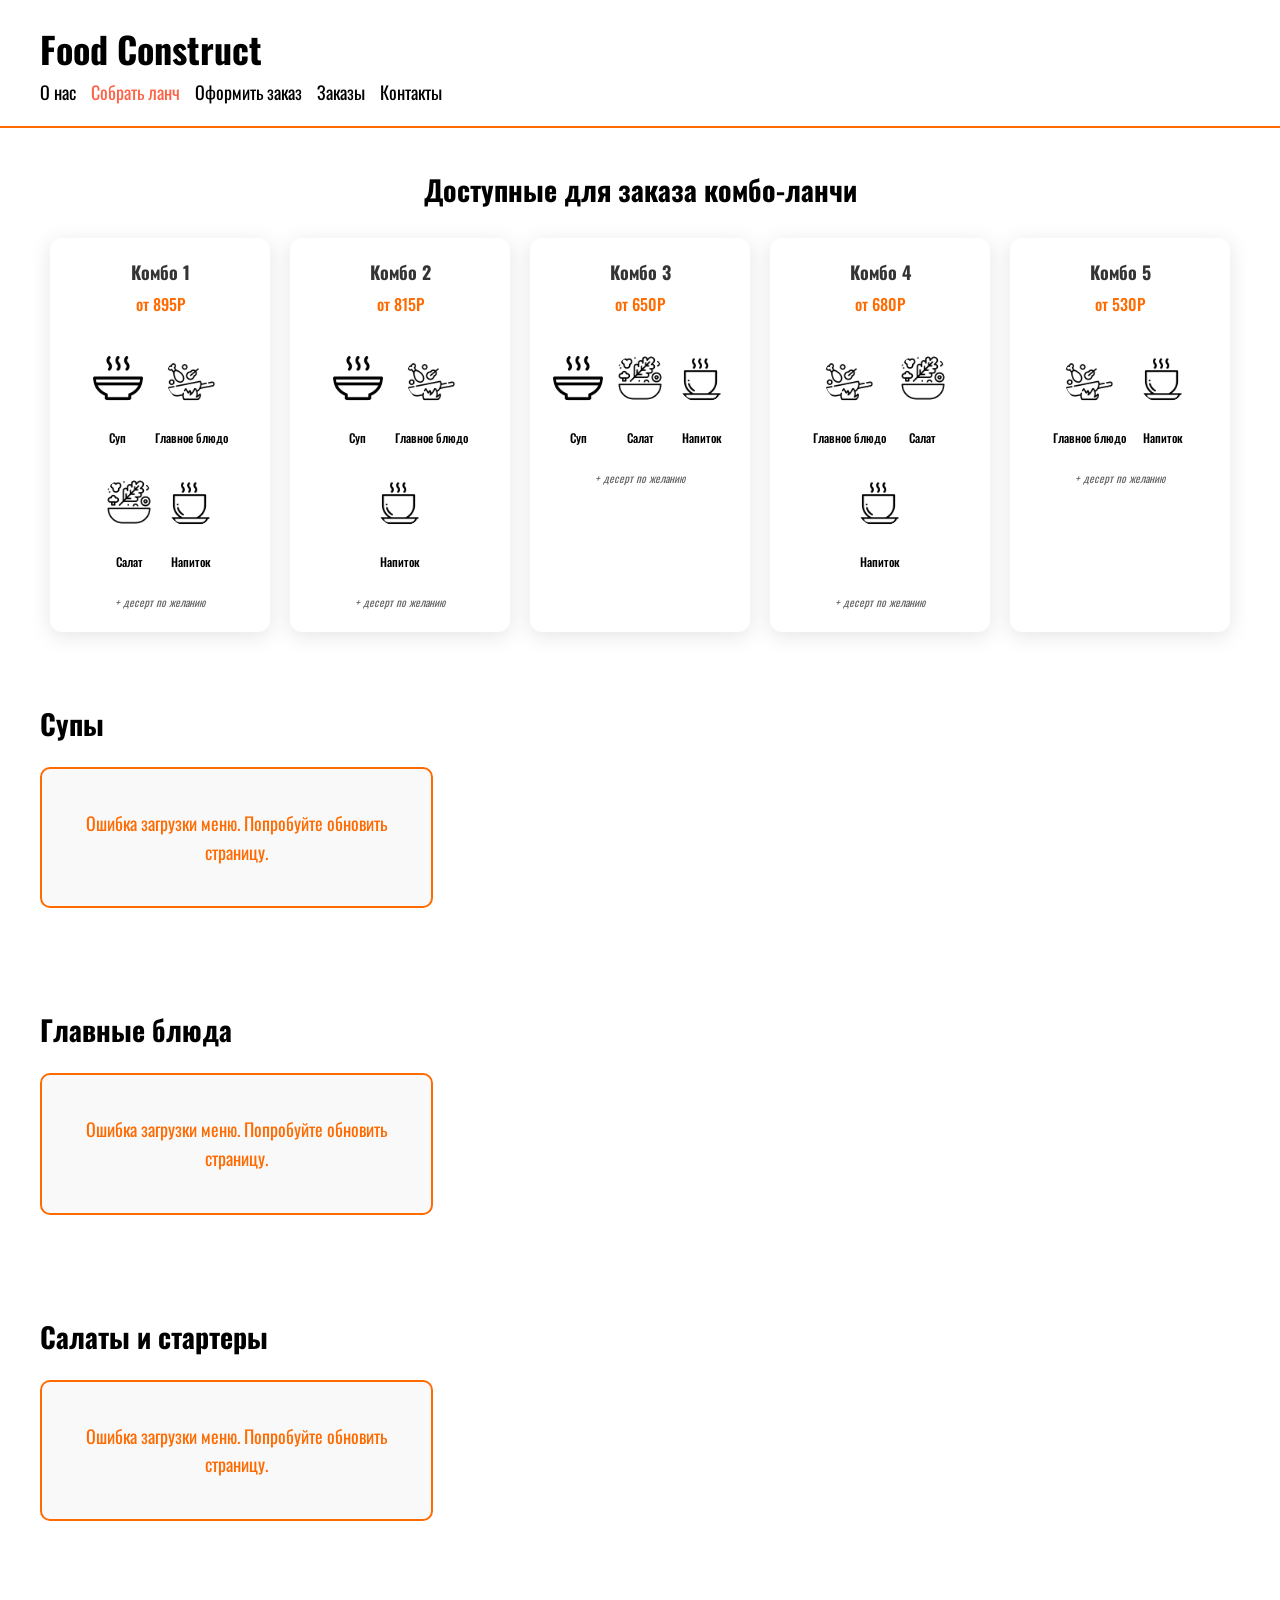
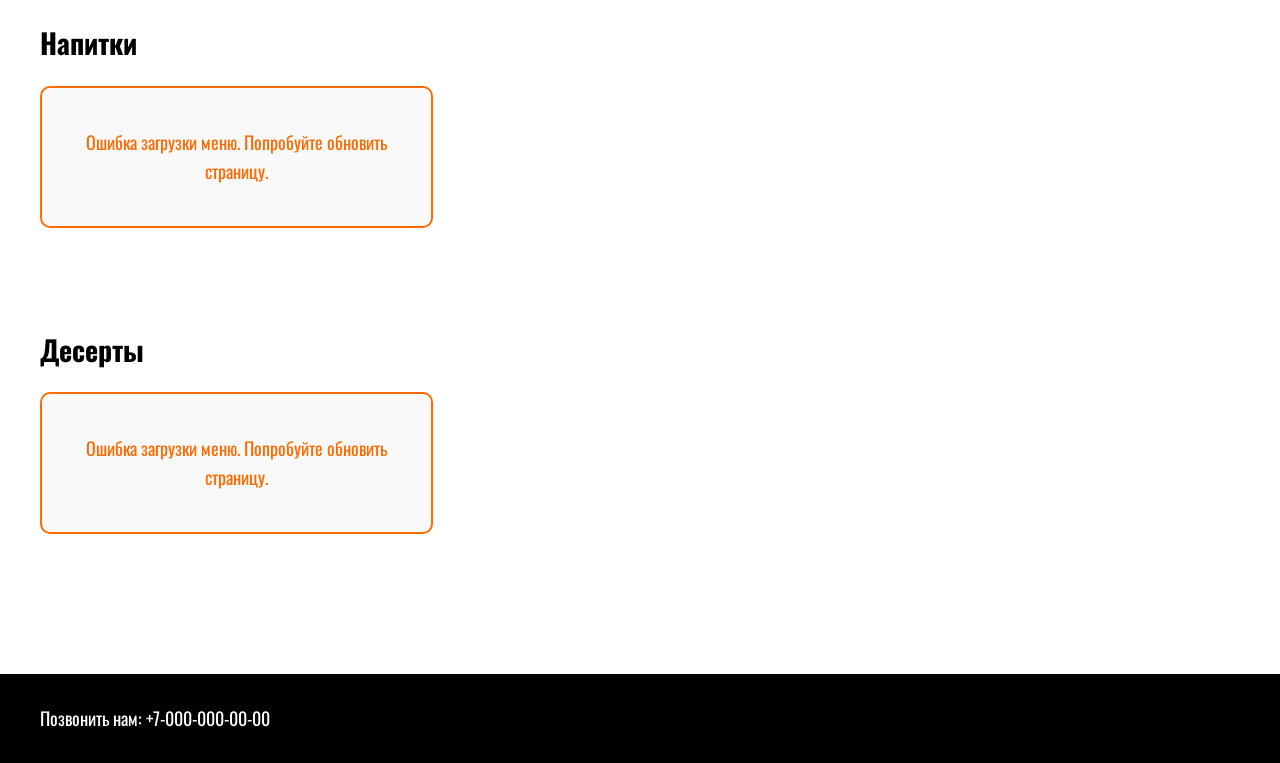
<file: lunch.html>
<!DOCTYPE html>
<html lang="ru">
<head>
    <meta charset="UTF-8">
    <meta name="viewport" content="width=device-width, initial-scale=1.0">
    <title>Собрать ланч - Food Construct</title>
    <link rel="preconnect" href="https://fonts.googleapis.com">
    <link rel="preconnect" href="https://fonts.gstatic.com" crossorigin>
    <link href="https://fonts.googleapis.com/css2?family=Oswald:wght@300;400;500&display=swap" rel="stylesheet">
    <link rel="stylesheet" href="style.css">
    <link rel="stylesheet" href="lunch.css">
</head>
    
<body>
    <header>
        <h1>Food Construct</h1>
        <nav>
        <a href="index.html">О нас</a>
        <a href="lunch.html" id="active" >Собрать ланч</a>
        <a href="orders.html">Оформить заказ</a>
        <a href="history.html">Заказы</a>
        <a href="index.html#contacts">Контакты</a>
        </nav>
    </header>

    <main>
        <!-- Блок с комбо-ланчами -->
        <section class="combo-section">
            <h2>Доступные для заказа комбо-ланчи</h2>
            <div class="combo-container">
                <!-- Комбо 1 -->
                <div class="combo-item">
                    <div class="combo-header">
                        <h3>Комбо 1</h3>
                        <p class="combo-price">от 895Р</p>
                    </div>
                    <div class="combo-dishes">
                        <div class="combo-dish">
                            <img src="images/soup.png" alt="Суп" class="combo-image">
                            <p>Суп</p>
                        </div>
                        <div class="combo-dish">
                            <img src="images/main_dish.png" alt="Главное блюдо" class="combo-image">
                            <p>Главное блюдо</p>
                        </div>
                        <div class="combo-dish">
                            <img src="images/salad.png" alt="Салат" class="combo-image">
                            <p>Салат</p>
                        </div>
                        <div class="combo-dish">
                            <img src="images/drink.png" alt="Напиток" class="combo-image">
                            <p>Напиток</p>
                        </div>
                    </div>
                    <p class="combo-info">+ десерт по желанию</p>
                </div>
                
                <!-- Комбо 2 -->
                <div class="combo-item">
                    <div class="combo-header">
                        <h3>Комбо 2</h3>
                        <p class="combo-price">от 815Р</p>
                    </div>
                    <div class="combo-dishes">
                        <div class="combo-dish">
                            <img src="images/soup.png" alt="Суп" class="combo-image">
                            <p>Суп</p>
                        </div>
                        <div class="combo-dish">
                            <img src="images/main_dish.png" alt="Главное блюдо" class="combo-image">
                            <p>Главное блюдо</p>
                        </div>
                        <div class="combo-dish">
                            <img src="images/drink.png" alt="Напиток" class="combo-image">
                            <p>Напиток</p>
                        </div>
                    </div>
                    <p class="combo-info">+ десерт по желанию</p>
                </div>
                
                <!-- Комбо 3 -->
                <div class="combo-item">
                    <div class="combo-header">
                        <h3>Комбо 3</h3>
                        <p class="combo-price">от 650Р</p>
                    </div>
                    <div class="combo-dishes">
                        <div class="combo-dish">
                            <img src="images/soup.png" alt="Суп" class="combo-image">
                            <p>Суп</p>
                        </div>
                        <div class="combo-dish">
                            <img src="images/salad.png" alt="Салат" class="combo-image">
                            <p>Салат</p>
                        </div>
                        <div class="combo-dish">
                            <img src="images/drink.png" alt="Напиток" class="combo-image">
                            <p>Напиток</p>
                        </div>
                    </div>
                    <p class="combo-info">+ десерт по желанию</p>
                </div>
                
                <!-- Комбо 4 -->
                <div class="combo-item">
                    <div class="combo-header">
                        <h3>Комбо 4</h3>
                        <p class="combo-price">от 680Р</p>
                    </div>
                    <div class="combo-dishes">
                        <div class="combo-dish">
                            <img src="images/main_dish.png" alt="Главное блюдо" class="combo-image">
                            <p>Главное блюдо</p>
                        </div>
                        <div class="combo-dish">
                            <img src="images/salad.png" alt="Салат" class="combo-image">
                            <p>Салат</p>
                        </div>
                        <div class="combo-dish">
                            <img src="images/drink.png" alt="Напиток" class="combo-image">
                            <p>Напиток</p>
                        </div>
                    </div>
                    <p class="combo-info">+ десерт по желанию</p>
                </div>
                
                <!-- Комбо 5 -->
                <div class="combo-item">
                    <div class="combo-header">
                        <h3>Комбо 5</h3>
                        <p class="combo-price">от 530Р</p>
                    </div>
                    <div class="combo-dishes">
                        <div class="combo-dish">
                            <img src="images/main_dish.png" alt="Главное блюдо" class="combo-image">
                            <p>Главное блюдо</p>
                        </div>
                        <div class="combo-dish">
                            <img src="images/drink.png" alt="Напиток" class="combo-image">
                            <p>Напиток</p>
                        </div>
                    </div>
                    <p class="combo-info">+ десерт по желанию</p>
                </div>
            </div>
        </section>

        <!-- Блок с супами -->
        <section id="soups">
            <h2>Супы</h2>
            <div class="dishes-grid"></div>
        </section>

        <!-- Блок с главными блюдами -->
        <section id="main-dishes">
            <h2>Главные блюда</h2>
            <div class="dishes-grid"></div>
        </section>

        <!-- Блок с салатами и стартерами -->
        <section id="starters">
            <h2>Салаты и стартеры</h2>
            <div class="dishes-grid"></div>
        </section>

        <!-- Блок с напитками -->
        <section id="drinks">
            <h2>Напитки</h2>
            <div class="dishes-grid"></div>
        </section>

        <!-- Блок с десертами -->
        <section id="desserts">
            <h2>Десерты</h2>
            <div class="dishes-grid"></div>
        </section>
        
        <!-- Панель заказа -->
        <div id="order-panel" class="order-panel" style="display: none;">
            <div class="order-panel-content">
            <div class="order-panel-total">
                <span>Стоимость заказа:</span>
                <span id="order-total-price" class="order-total-price">0</span>Р
            </div>
            <a href="orders.html" id="go-to-order-btn" class="go-to-order-btn" disabled>
            Перейти к оформлению
            </a>
        </div>
    </div>
    </main>

    <footer id="contacts">
        <p>Позвонить нам: <a href="tel:+70000000000">+7-000-000-00-00</a></p>
    </footer>

    <script src="api.js"></script>
    <script src="orderStorage.js"></script>
    <script src="orderValidator.js"></script>
    <script src="displayDishes.js"></script>
    <script src="orderManager.js"></script>
</body>
</html>
</file>
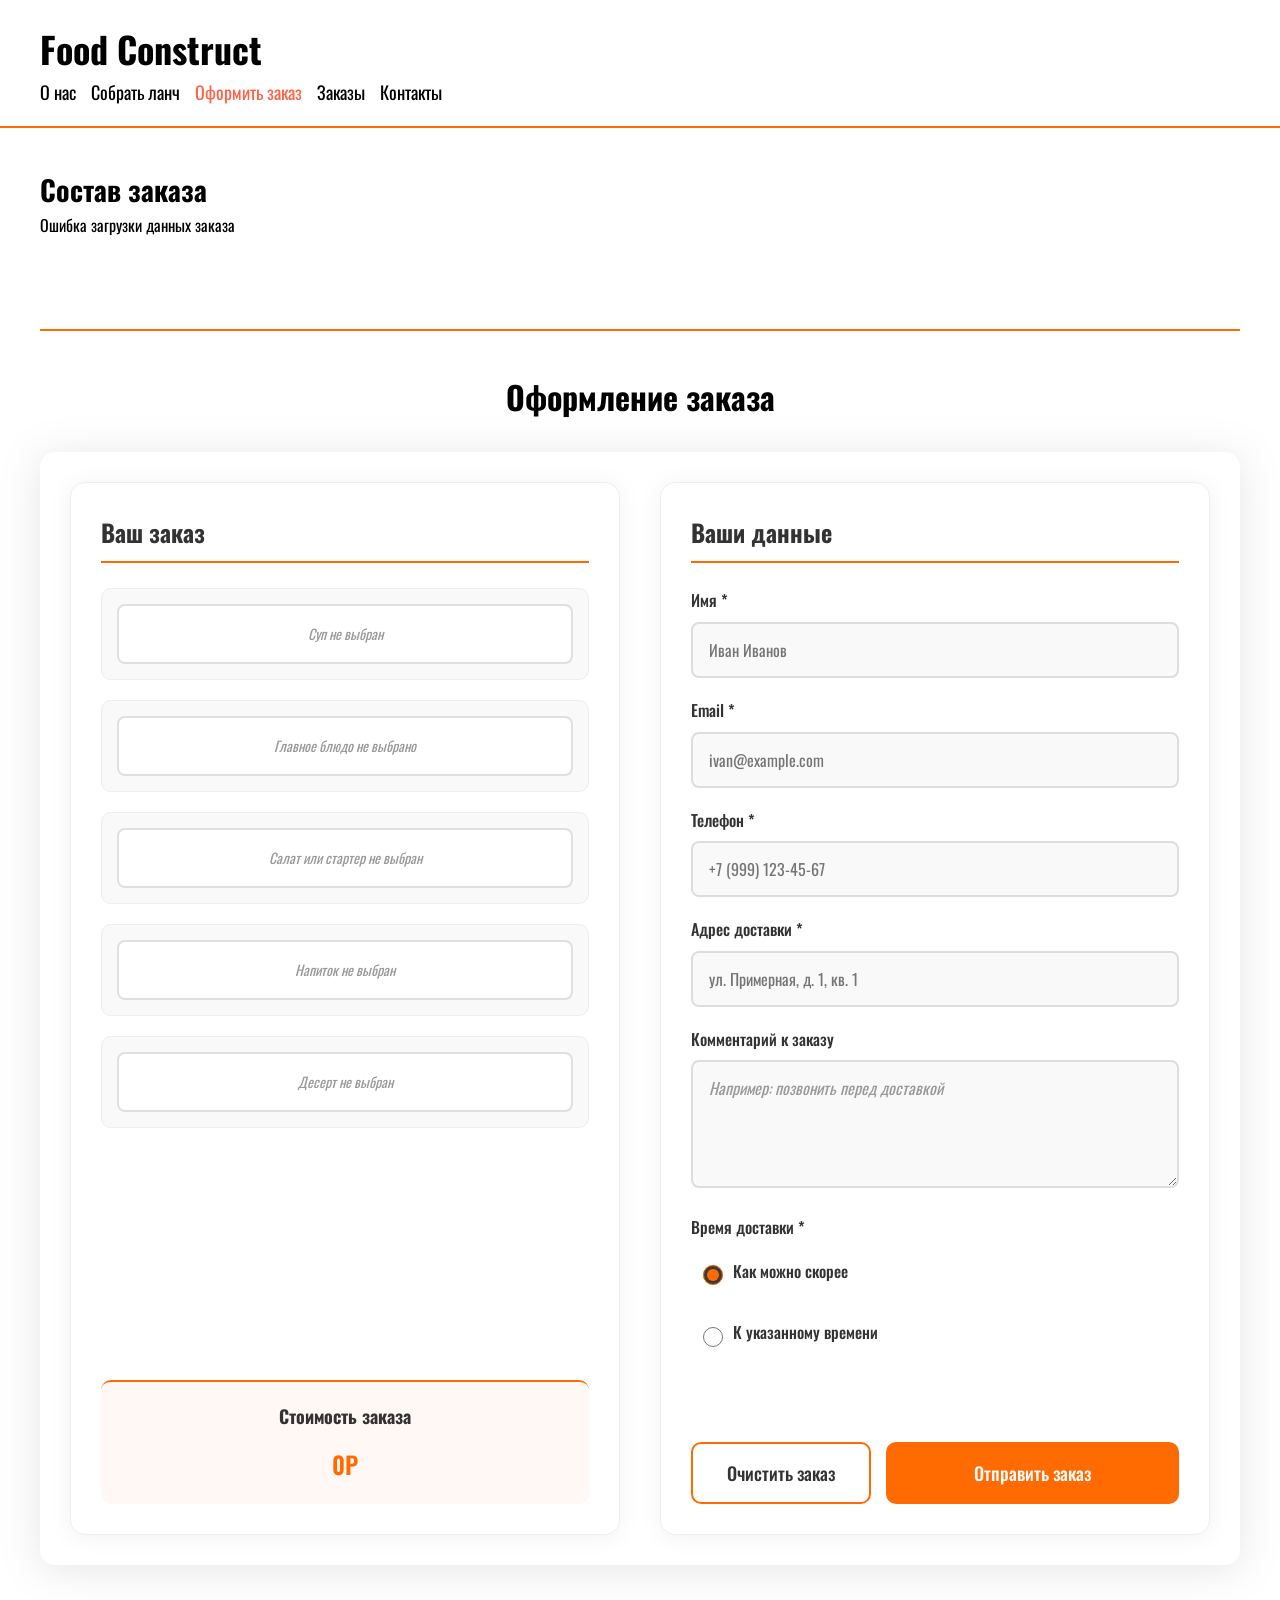
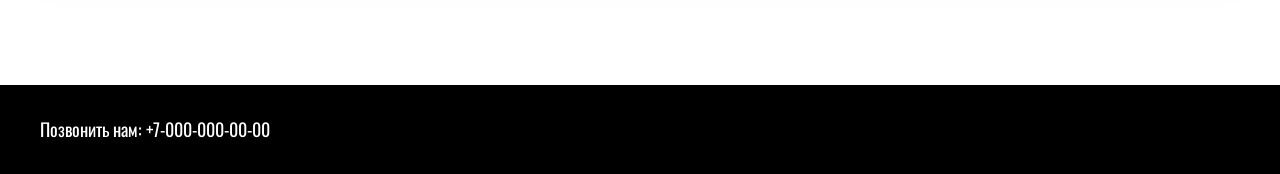
<file: orders.html>
<!DOCTYPE html>
<html lang="ru">
<head>
    <meta charset="UTF-8">
    <meta name="viewport" content="width=device-width, initial-scale=1.0">
    <title>Оформить заказ - Food Construct</title>
    <link rel="preconnect" href="https://fonts.googleapis.com">
    <link rel="preconnect" href="https://fonts.gstatic.com" crossorigin>
    <link href="https://fonts.googleapis.com/css2?family=Oswald:wght@300;400;500&display=swap" rel="stylesheet">
    <link rel="stylesheet" href="style.css">
    <link rel="stylesheet" href="lunch.css">
</head>
<body>
    <header>
        <h1>Food Construct</h1>
        <nav>
            <a href="index.html">О нас</a>
            <a href="lunch.html">Собрать ланч</a>
            <a href="orders.html" id="active">Оформить заказ</a>
            <a href="history.html">Заказы</a>
            <a href="index.html#contacts">Контакты</a>
        </nav>
    </header>

    <main>
        <section class="order-summary-section">
            <h2>Состав заказа</h2>
            <div id="order-items-container" class="dishes-grid">
                <!-- Здесь будут отображаться выбранные блюда -->
                <div id="empty-order-message" class="empty-message">
                    Ничего не выбрано. Чтобы добавить блюда в заказ, 
                    перейдите на страницу <a href="lunch.html">Собрать ланч</a>.
                </div>
            </div>
        </section>

        <section class="order-section">
            <h2>Оформление заказа</h2>
            
            <form class="order-form" id="order-form" method="POST">
                <div class="form-columns">
                    <!-- Левая колонка: Ваш заказ -->
                    <div class="order-block">
                        <h3>Ваш заказ</h3>
                        <div class="current-order">
                            <div id="empty-message" class="empty-message" style="display: none;">Ничего не выбрано</div>
                            
                            <div class="order-category">
                                <h4 id="soup-title" style="display: none;">Суп</h4>
                                <div id="selected-soup" class="selected-dishes">
                                    <div class="not-selected">Суп не выбран</div>
                                </div>
                            </div>
                            
                            <div class="order-category">
                                <h4 id="main-title" style="display: none;">Главное блюдо</h4>
                                <div id="selected-main" class="selected-dishes">
                                    <div class="not-selected">Главное блюдо не выбрано</div>
                                </div>
                            </div>

                            <div class="order-category">
                                <h4 id="starter-title" style="display: none;">Салат или стартер</h4>
                                <div id="selected-starter" class="selected-dishes">
                                    <div class="not-selected">Салат или стартер не выбран</div>
                                </div>
                            </div>
                            
                            <div class="order-category">
                                <h4 id="drink-title" style="display: none;">Напиток</h4>
                                <div id="selected-drink" class="selected-dishes">
                                    <div class="not-selected">Напиток не выбран</div>
                                </div>
                            </div>

                            <div class="order-category">
                                <h4 id="dessert-title" style="display: none;">Десерт</h4>
                                <div id="selected-dessert" class="selected-dishes">
                                    <div class="not-selected">Десерт не выбран</div>
                                </div>
                            </div>
                            
                            <div id="order-total" class="order-total">
                                <h4>Стоимость заказа</h4>
                                <div class="total-price">
                                    <span id="total-price">0</span>Р
                                </div>
                            </div>
                        </div>
                    </div>
                    
                    <!-- Правая колонка: Ваши данные -->
                    <div class="client-block">
                        <h3>Ваши данные</h3>
                        
                        <div class="form-group">
                            <label for="name">Имя *</label>
                            <input type="text" id="name" name="name" 
                                   required
                                   title="Введите ваше имя"
                                   placeholder="Иван Иванов">
                        </div>
                        
                        <div class="form-group">
                            <label for="email">Email *</label>
                            <input type="email" id="email" name="email" 
                                   required
                                   title="Введите ваш email"
                                   placeholder="ivan@example.com">
                        </div>
                        
                        <div class="form-group">
                            <label for="phone">Телефон *</label>
                            <input type="tel" id="phone" name="phone" 
                                   required
                                   pattern="[+0-9\s\-\(\)]{7,20}"
                                   title="Введите корректный номер телефона"
                                   placeholder="+7 (999) 123-45-67">
                        </div>
                        
                        <div class="form-group">
                            <label for="address">Адрес доставки *</label>
                            <input type="text" id="address" name="address" 
                                   required
                                   title="Введите адрес доставки"
                                   placeholder="ул. Примерная, д. 1, кв. 1">
                        </div>

                        <div class="form-group">
                            <label for="comment">Комментарий к заказу</label>
                            <textarea id="comment" name="comment" 
                                      rows="4" 
                                      title="Введите комментарий к заказу"
                                      placeholder="Например: позвонить перед доставкой"></textarea>
                        </div>
                        
                        <div class="form-group">
                            <label>Время доставки *</label>
                            
                            <div class="radio-option">
                                <input type="radio" id="delivery-asap" name="delivery_time" value="asap" checked
                                       title="Доставка как можно скорее">
                                <label for="delivery-asap">Как можно скорее</label>
                            </div>
                            
                            <div class="radio-option">
                                <input type="radio" id="delivery-scheduled" name="delivery_time" value="scheduled"
                                       title="Доставка к указанному времени">
                                <label for="delivery-scheduled">К указанному времени</label>
                            </div>
                            
                            <div class="time-selection-panel" id="time-panel">
                                <div class="time-panel-header">
                                    <span>Укажите время доставки</span>
                                    <div class="time-hint">Доступное время доставки с 7:00 до 23:00</div>
                                </div>
                                <input type="time" id="scheduled-time" name="scheduled_time" 
                                       min="07:00" max="23:00"
                                       title="Выберите время доставки с 7:00 до 23:00"
                                       placeholder="чч:мм"
                                       class="time-input">
                            </div>
                        </div>
                        
                        <!-- Скрытые поля для данных заказа -->
                        <input type="hidden" id="order-soup" name="soup">
                        <input type="hidden" id="order-main" name="main">
                        <input type="hidden" id="order-starter" name="starter">
                        <input type="hidden" id="order-drink" name="drink">
                        <input type="hidden" id="order-dessert" name="dessert">
                        <input type="hidden" id="order-total-price" name="total_price">
                        
                        <div class="form-buttons">
                            <button type="button" id="clear-order-btn" class="reset-btn">Очистить заказ</button>
                            <button type="submit" class="submit-btn">Отправить заказ</button>
                        </div>
                    </div>
                </div>
            </form>
        </section>
    </main>

    <footer id="contacts">
        <p>Позвонить нам: <a href="tel:+70000000000">+7-000-000-00-00</a></p>
    </footer>

    <script src="api.js"></script>
    <script src="orderStorage.js"></script>
    <script src="orderValidator.js"></script>
    <script src="ordersManager.js"></script>
</body>
</html>
</file>
<file: style.css>
* {
    box-sizing: border-box;
    margin: 0;
    padding: 0;
}

body {
    font-family: 'Oswald', sans-serif;
    color: #000;
    line-height: 1.6;
    min-height: 100vh;
    display: flex;
    flex-direction: column;
}

header {
    margin: 0;
    padding: 20px 40px;
    border-bottom: 2px solid #ff6b00;
}

footer {
    margin: 0;
    padding: 30px 40px;
    background-color: black;
    color: white;
    margin-top: auto;
    transition: color 0.3s;
}

main {
    margin: 0;
    padding: 40px;
    flex: 1;
}

nav {
    margin: 0;
    padding: 0;
    display: flex;
    flex-wrap: wrap;
    gap: 15px;
    transition: color 0.3s;
}

h1 {
    font-size: 36px;
    color: #000;
}

h2 {
    font-size: 28px;
    color: #000;
}

p {
    font-size: 18px;
    color: #000;
}

img {
    width: 100%;
    max-width: 800px;
    height: auto;
    margin: 20px 0;
}

table {
    width: 100%;
    max-width: 800px;
    border-collapse: collapse;
    margin: 20px 0;
}

th, td {
    padding: 12px 15px;
    border: 1px solid #ddd;
    text-align: left;
    font-size: 18px;
}

th {
    background-color: #f5f5f5;
}

a {
    text-decoration: none;
    font-family: 'Oswald', sans-serif;
    font-size: 18px;
    color: #000;
}

a#active {
    color: tomato;
}

a:hover {
    color: #ff6b00;
    transition: color 0.3s;
}

footer p, footer a {
    font-size: 18px;
    color: white;
}

footer a:hover {
    color: #ff6b00;
    transition: color 0.3s;
}

ul {
    padding-left: 30px;
    margin: 20px 0;
}

li {
    font-size: 18px;
    margin-bottom: 10px;
    color: #000;
}

section {
    margin-bottom: 50px;
    padding-bottom: 30px;
}

.image-container {
    width: 100%;
    max-width: 800px;
    margin: 20px 0;
}

.image-container img {
    display: block;
    object-fit: cover;
}

/* ≤800px */
@media (max-width: 800px) {
    .image-container img {
        max-width: 500px;
    }
    
    nav {
        justify-content: space-between; /* Равное расстояние между элементами */
    }
    
    h1 {
        text-align: center;
    }
}

/* ≤600px */
@media (max-width: 600px) {
    nav {
        flex-direction: column; /* Вертикальное направление */
        align-items: center; /* Выравнивание по центру */
    }
    
    nav a {
        font-size: 22px; /* Увеличить шрифт на 4px */
    }
    
    .image-container img {
        width: 100%;
        max-width: none;
    }
}

/* ≤400px */
@media (max-width: 400px) {
    th, td {
        font-size: 16px; /* Уменьшить шрифт на 2px */
        padding: 8px 10px;
    }
    
    th, td {
        font-size: 14px; /* Уменьшить шрифт еще на 2px */
    }
}

/* Адаптивность для orders.html */
@media (max-width: 800px) {
    .form-columns {
        grid-template-columns: 1fr;
    }
}

@media (max-width: 600px) {
    .form-buttons {
        flex-direction: column;
    }
}
</file>
<file: history.css>
/* history.css - Стили для страницы истории заказов */

/* Базовые стили для страницы истории заказов */
.orders-history-section {
    max-width: 1200px;
    margin: 0 auto;
    padding: 20px;
}

.orders-history-section h2 {
    font-size: 32px;
    margin-bottom: 25px;
    text-align: center;
    color: #333;
    border-bottom: 2px solid #ff6b00;
    padding-bottom: 10px;
    display: inline-block;
}

/* Стили для таблицы заказов */
.orders-table {
    width: 100%;
    border-collapse: collapse;
    margin-top: 20px;
    background: white;
    border-radius: 10px;
    overflow: hidden;
    box-shadow: 0 4px 20px rgba(0, 0, 0, 0.1);
}

.orders-table th {
    background-color: #ff6b00;
    color: white;
    padding: 15px;
    text-align: left;
    font-weight: 500;
    font-size: 18px;
}

.orders-table td {
    padding: 15px;
    border-bottom: 1px solid #eee;
    vertical-align: middle;
    font-size: 16px;
}

.orders-table tr:last-child td {
    border-bottom: none;
}

.orders-table tr:hover {
    background-color: #fff8f5;
}

/* Стили для кнопок действий */
.order-actions {
    display: flex;
    gap: 8px;
    justify-content: flex-end;
}

.action-btn {
    background: none;
    border: none;
    cursor: pointer;
    padding: 8px;
    border-radius: 5px;
    transition: all 0.3s;
    display: flex;
    align-items: center;
    justify-content: center;
    width: 40px;
    height: 40px;
    position: relative;
}

.action-btn:hover {
    transform: translateY(-2px);
    box-shadow: 0 2px 8px rgba(0, 0, 0, 0.1);
}

.action-btn::before {
    font-family: 'Oswald', sans-serif;
    font-size: 20px;
    line-height: 1;
}

.action-btn.view::before {
    content: "👁";
    color: #2196f3;
}

.action-btn.edit::before {
    content: "✏️";
    color: #ff9800;
}

.action-btn.delete::before {
    content: "🗑";
    color: #f44336;
}

.action-btn:hover::after {
    content: attr(title);
    position: absolute;
    bottom: -30px;
    left: 50%;
    transform: translateX(-50%);
    background: #333;
    color: white;
    padding: 5px 10px;
    border-radius: 4px;
    font-size: 12px;
    white-space: nowrap;
    z-index: 1000;
}

.action-btn:hover::before {
    transform: scale(1.1);
}

/* Стили для модальных окон */
.modal-overlay {
    position: fixed;
    top: 0;
    left: 0;
    right: 0;
    bottom: 0;
    background-color: rgba(0, 0, 0, 0.7);
    display: flex;
    align-items: center;
    justify-content: center;
    z-index: 10000;
    animation: fadeIn 0.3s ease;
    display: none;
}

@keyframes fadeIn {
    from { opacity: 0; }
    to { opacity: 1; }
}

.modal {
    background: white;
    border-radius: 15px;
    max-width: 600px;
    width: 90%;
    max-height: 80vh;
    overflow-y: auto;
    box-shadow: 0 10px 30px rgba(0, 0, 0, 0.3);
    animation: slideIn 0.3s ease;
}

@keyframes slideIn {
    from {
        transform: translateY(-50px);
        opacity: 0;
    }
    to {
        transform: translateY(0);
        opacity: 1;
    }
}

.modal-header {
    display: flex;
    justify-content: space-between;
    align-items: center;
    padding: 20px 30px;
    border-bottom: 2px solid #ff6b00;
}

.modal-header h3 {
    font-size: 24px;
    color: #333;
    margin: 0;
}

.close-btn {
    background: none;
    border: none;
    font-size: 28px;
    cursor: pointer;
    color: #666;
    padding: 0;
    width: 36px;
    height: 36px;
    display: flex;
    align-items: center;
    justify-content: center;
    border-radius: 50%;
    transition: all 0.3s;
    line-height: 1;
}

.close-btn:hover {
    background-color: #f5f5f5;
    color: #333;
}

.modal-body {
    padding: 30px;
}

/* Стили для деталей заказа */
.order-details-grid {
    display: grid;
    grid-template-columns: 1fr 1fr;
    gap: 20px;
    margin-bottom: 20px;
}

.order-detail-item {
    margin-bottom: 15px;
}

.order-detail-item label {
    display: block;
    font-weight: 500;
    color: #666;
    margin-bottom: 5px;
    font-size: 14px;
}

.order-detail-item p {
    margin: 0;
    font-size: 16px;
    color: #333;
    padding: 8px 12px;
    background: #f9f9f9;
    border-radius: 6px;
    border-left: 3px solid #ff6b00;
}

.order-dishes-list {
    margin-top: 10px;
}

.order-dish-item {
    display: flex;
    justify-content: space-between;
    padding: 10px 12px;
    border-bottom: 1px solid #eee;
    background: #f9f9f9;
    margin-bottom: 5px;
    border-radius: 6px;
}

.order-dish-item:last-child {
    border-bottom: none;
    margin-bottom: 0;
}

/* Стили для формы редактирования */
.edit-form .form-group {
    margin-bottom: 20px;
}

.edit-form label {
    display: block;
    font-weight: 500;
    margin-bottom: 8px;
    color: #333;
    font-size: 16px;
}

.edit-form input[type="text"],
.edit-form input[type="email"],
.edit-form input[type="tel"],
.edit-form textarea,
.edit-form select {
    width: 100%;
    padding: 12px 15px;
    border: 2px solid #ddd;
    border-radius: 8px;
    font-size: 16px;
    font-family: 'Oswald', sans-serif;
    transition: border-color 0.3s;
    background-color: #f9f9f9;
}

.edit-form input:focus,
.edit-form textarea:focus,
.edit-form select:focus {
    outline: none;
    border-color: #ff6b00;
    background-color: white;
    box-shadow: 0 0 0 3px rgba(255, 107, 0, 0.1);
}

.edit-form .radio-group {
    display: flex;
    gap: 20px;
    margin-top: 10px;
    flex-wrap: wrap;
}

.edit-form .radio-option {
    display: flex;
    align-items: center;
    gap: 8px;
    padding: 8px 12px;
    border-radius: 6px;
    transition: background-color 0.3s;
}

.edit-form .radio-option:hover {
    background-color: #f5f5f5;
}

.edit-form .time-input-container {
    margin-top: 10px;
    padding: 15px;
    background: #f9f9f9;
    border-radius: 8px;
    border: 1px solid #ddd;
}

/* Стили для подтверждения удаления */
.delete-confirmation {
    text-align: center;
    padding: 30px 20px;
}

.delete-confirmation p {
    font-size: 18px;
    margin-bottom: 15px;
    color: #333;
    line-height: 1.5;
}

.delete-confirmation p:last-child {
    margin-bottom: 30px;
}

.delete-confirmation strong {
    color: #f44336;
}

/* Кнопки в модальных окнах */
.modal-footer {
    display: flex;
    justify-content: flex-end;
    gap: 15px;
    padding: 20px 30px;
    border-top: 1px solid #eee;
}

.btn {
    padding: 12px 25px;
    border-radius: 8px;
    font-family: 'Oswald', sans-serif;
    font-size: 16px;
    font-weight: 500;
    cursor: pointer;
    transition: all 0.3s;
    border: 2px solid;
    min-width: 120px;
    text-align: center;
}

.btn-primary {
    background-color: #ff6b00;
    border-color: #ff6b00;
    color: white;
}

.btn-primary:hover {
    background-color: #e55a00;
    border-color: #e55a00;
    transform: translateY(-2px);
    box-shadow: 0 4px 12px rgba(255, 107, 0, 0.3);
}

.btn-secondary {
    background-color: white;
    border-color: #ddd;
    color: #333;
}

.btn-secondary:hover {
    background-color: #f5f5f5;
    border-color: #ccc;
    transform: translateY(-2px);
    box-shadow: 0 4px 12px rgba(0, 0, 0, 0.1);
}

.btn-danger {
    background-color: #f44336;
    border-color: #f44336;
    color: white;
}

.btn-danger:hover {
    background-color: #d32f2f;
    border-color: #d32f2f;
    transform: translateY(-2px);
    box-shadow: 0 4px 12px rgba(244, 67, 54, 0.3);
}

/* Сообщения о состоянии */
.loading-message,
.error-message,
.empty-message {
    text-align: center;
    padding: 40px;
    font-size: 18px;
    background-color: #f9f9f9;
    border-radius: 10px;
    margin: 20px 0;
    border: 2px solid;
}

.loading-message {
    color: #666;
    border-color: #ff6b00;
}

.error-message {
    color: #f44336;
    border-color: #f44336;
}

.empty-message {
    color: #666;
    border-color: #ddd;
    border-style: dashed;
}

.empty-message a {
    color: #ff6b00;
    text-decoration: none;
    font-weight: 500;
}

.empty-message a:hover {
    text-decoration: underline;
}

/* Адаптивность */
@media (max-width: 768px) {
    .orders-table {
        display: block;
        overflow-x: auto;
    }
    
    .order-details-grid {
        grid-template-columns: 1fr;
    }
    
    .modal {
        width: 95%;
    }
    
    .modal-footer {
        flex-direction: column;
    }
    
    .btn {
        width: 100%;
        margin-bottom: 10px;
    }
    
    .edit-form .radio-group {
        flex-direction: column;
        gap: 10px;
    }
}

@media (max-width: 480px) {
    .orders-table th,
    .orders-table td {
        padding: 10px;
        font-size: 14px;
    }
    
    .action-btn {
        width: 36px;
        height: 36px;
        padding: 6px;
    }
    
    .modal-header {
        padding: 15px 20px;
    }
    
    .modal-header h3 {
        font-size: 20px;
    }
    
    .modal-body {
        padding: 20px;
    }
    
    .btn {
        padding: 10px 20px;
        font-size: 15px;
    }
}

/* Стили для информации о заказе в таблице */
.order-dishes-tooltip {
    position: relative;
    cursor: help;
    border-bottom: 1px dashed #666;
}

.order-dishes-tooltip:hover::after {
    content: attr(data-tooltip);
    position: absolute;
    bottom: 100%;
    left: 50%;
    transform: translateX(-50%);
    background: #333;
    color: white;
    padding: 8px 12px;
    border-radius: 4px;
    font-size: 12px;
    white-space: normal;
    max-width: 300px;
    z-index: 1000;
    box-shadow: 0 2px 8px rgba(0, 0, 0, 0.3);
}

/* Стили для скролла в модальных окнах */
.modal::-webkit-scrollbar {
    width: 8px;
}

.modal::-webkit-scrollbar-track {
    background: #f1f1f1;
    border-radius: 0 15px 15px 0;
}

.modal::-webkit-scrollbar-thumb {
    background: #ff6b00;
    border-radius: 4px;
}

.modal::-webkit-scrollbar-thumb:hover {
    background: #e55a00;
}
</file>
<file: lunch.css>
/* Блок с блюдами (section>div) - Grid сетка */
.dishes-grid {
    display: grid;
    grid-template-columns: repeat(3, 1fr); /* 3 колонки */
    gap: 10px; /* Отступ между элементами */
}

/* Блок каждого блюда (section>div>div) - Flex контейнер */
.dish-item {
    display: flex;
    flex-direction: column; /* Вертикальное направление */
    padding: 30px 40px; /* 30px сверху и снизу, 40px справа и слева */
    border-radius: 35px; /* Радиус закругления */
    background-color: white; /* Цвет фона */
    cursor: pointer; /* Вид курсора */
    transition: all 0.3s;
    border: 2px solid transparent;
    height: 100%;
    filter: drop-shadow(17px 19px 24px rgba(0, 0, 0, 0.13));
    min-height: 500px; /* Увеличена минимальная высота */
}

/* Для выравнивания кнопок используем margin-top: auto */
.dish-item .add-button {
    margin-top: auto; /* Кнопка всегда внизу */
}

.dish-item:hover {
    border: 2px solid tomato;
    transform: translateY(-5px);
}

.dish-item:hover .add-button {
    background-color: #ff6b00;
    color: white;
}

.dish-image {
    width: 100%;
    height: 250px; /* Увеличена высота для лучшего заполнения */
    object-fit: cover; /* Изображение заполняет весь контейнер */
    border-radius: 25px; /* Слегка уменьшен радиус для соответствия макету */
    margin-bottom: 20px;
}

/* Для случаев, когда нужно показать всё изображение без обрезки */
.dish-image.full-image {
    object-fit: contain;
    background-color: #f8f8f8; /* Светлый фон для изображений с прозрачностью */
}

.dish-name {
    font-size: 24px;
    font-weight: 500;
    margin-bottom: 10px;
    min-height: 60px; /* Увеличена минимальная высота для двух строк */
    line-height: 1.3;
    flex-grow: 0;
}

.dish-weight {
    font-size: 16px;
    color: #666;
    margin-bottom: 15px;
    flex-grow: 0;
}

.dish-price {
    font-size: 26px;
    font-weight: 500;
    margin-bottom: 20px;
    color: #333;
    flex-grow: 0;
}

.add-button {
    background-color: #f1eee9; 
    border: none;
    padding: 12px 30px; 
    border-radius: 10px;
    font-family: 'Oswald', sans-serif;
    font-size: 16px;
    cursor: pointer;
    transition: background-color 0.3s, color 0.3s;
    margin-top: auto; /* Обеспечивает выравнивание кнопок */
    width: 100%;
}

.add-button:hover {
    background-color: #ff6b00;
    color: white;
}

/* Стили для выбранного блюда */
.dish-item.selected {
    border: 3px solid #ff6b00;
    position: relative;
    transform: translateY(-5px);
    z-index: 1;
}

/* Улучшаем тень при наведении на обычные карточки */
.dish-item:hover {
    border: 2px solid tomato;
    transform: translateY(-5px);
}

.dish-item.selected:hover {
    transform: translateY(-7px);
    border: 3px solid #ff8c42;
}

.dish-item.selected .dish-name {
    color: #ff6b00;
}

.dish-item.selected .add-button {
    background-color: #ff6b00;
    color: white;
    font-weight: 600;
}

/* ≤800px */
@media (max-width: 800px) {
    .dishes-grid {
        grid-template-columns: repeat(2, 1fr);
    }
    
    .dish-item {
        min-height: 480px;
    }
    
    .dish-image {
        height: 220px;
    }
    
    nav {
        justify-content: space-between;
    }
    
    h1 {
        text-align: center;
    }
    
    h2 {
        text-align: center;
    }
}

/* ≤600px */
@media (max-width: 600px) {
    .dishes-grid {
        grid-template-columns: 1fr; /* 1 колонка */
    }
    
    .dish-item {
        min-height: 450px;
        max-width: 400px;
        margin: 0 auto;
    }
    
    .dish-image {
        height: 200px;
    }
    
    nav {
        flex-direction: column;
        align-items: center;
    }
    
    nav a {
        font-size: 22px;
    }
    
    h1 {
        text-align: center;
    }
    
    h2 {
        text-align: center;
    }
}

/* Стили для блока заказа */
.order-section {
    margin-top: 60px;
    padding-top: 40px;
    border-top: 2px solid #ff6b00;
}

.order-section h2 {
    font-size: 32px;
    margin-bottom: 30px;
    text-align: center;
}

.order-form {
    max-width: 1200px; /* Увеличена максимальная ширина */
    margin: 0 auto;
    background: white;
    padding: 30px;
    border-radius: 15px;
    filter: drop-shadow(0px 4px 20px rgba(0, 0, 0, 0.1));
}

.form-columns {
    display: grid;
    grid-template-columns: 1fr 1fr; /* Две равные колонки */
    gap: 40px;
}

/* Одинаковые стили для обоих блоков */
.order-block, .client-block {
    background: white;
    padding: 30px;
    border-radius: 15px;
    border: 1px solid #eee;
    filter: drop-shadow(0px 2px 10px rgba(0, 0, 0, 0.05));
    height: 100%;
    display: flex;
    flex-direction: column;
}

.order-block h3, .client-block h3 {
    font-size: 24px;
    margin-bottom: 25px;
    color: #333;
    border-bottom: 2px solid #ff6b00;
    padding-bottom: 10px;
}

/* Стили для левого блока (Ваш заказ) */
.current-order {
    flex: 1;
    display: flex;
    flex-direction: column;
}

.empty-message {
    text-align: center;
    color: #666;
    font-size: 18px;
    padding: 30px;
    background-color: #f9f9f9;
    border-radius: 10px;
    border: 2px dashed #ddd;
    margin-bottom: 20px;
    flex: 1;
    display: flex;
    align-items: center;
    justify-content: center;
}

.order-category {
    margin-bottom: 20px;
    background: #f9f9f9;
    padding: 15px;
    border-radius: 10px;
    border: 1px solid #eee;
}

.order-category h4 {
    font-size: 16px;
    margin-bottom: 10px;
    color: #333;
    font-weight: 500;
}

.selected-dishes {
    padding: 15px;
    background: white;
    border-radius: 8px;
    border: 2px solid #e0e0e0;
    min-height: 60px;
    display: flex;
    align-items: center;
}

.selected-dish {
    display: flex;
    justify-content: space-between;
    align-items: center;
    width: 100%;
}

.selected-dish .dish-name {
    font-size: 16px;
    font-weight: 500;
    color: #333;
}

.selected-dish .dish-price {
    font-size: 16px;
    color: #ff6b00;
    font-weight: 600;
}

.not-selected {
    color: #999;
    font-style: italic;
    text-align: center;
    width: 100%;
    font-size: 14px;
}

.order-total {
    border-top: 2px solid #ff6b00;
    padding-top: 20px;
    margin-top: auto; /* Чтобы итог всегда был внизу */
    background: #fff8f5;
    border-radius: 10px;
    padding: 20px;
}

.order-total h4 {
    font-size: 18px;
    margin-bottom: 15px;
    color: #333;
    text-align: center;
}

.total-price {
    text-align: center;
    font-size: 24px;
    font-weight: 600;
    color: #ff6b00;
}

/* Стили для правого блока (Ваши данные) */
.form-group {
    margin-bottom: 20px;
}

.form-group label {
    display: block;
    font-size: 16px;
    font-weight: 500;
    margin-bottom: 8px;
    color: #333;
}

.form-group input[type="text"],
.form-group input[type="email"],
.form-group input[type="tel"] {
    width: 100%;
    padding: 14px 16px; /* Увеличены отступы */
    border: 2px solid #ddd;
    border-radius: 8px;
    font-size: 16px;
    font-family: 'Oswald', sans-serif;
    transition: border-color 0.3s;
    background-color: #f9f9f9;
}

.form-group input:focus {
    outline: none;
    border-color: #ff6b00;
    background-color: white;
    box-shadow: 0 0 0 3px rgba(255, 107, 0, 0.1);
}

.form-buttons {
    margin-top: auto; /* Чтобы кнопка была внизу */
    padding-top: 20px;
}

.submit-btn {
    width: 100%;
    padding: 16px 30px;
    background-color: #ff6b00;
    color: white;
    border: none;
    border-radius: 10px;
    font-size: 18px;
    font-family: 'Oswald', sans-serif;
    font-weight: 500;
    cursor: pointer;
    transition: background-color 0.3s;
}

.submit-btn:hover {
    background-color: #e55a00;
}

/* Стили для фильтров */
.filters {
    display: flex;
    gap: 10px;
    margin-bottom: 20px;
    flex-wrap: wrap;
}

.filter-btn {
    padding: 8px 16px;
    border: 2px solid #ff6b00;
    background: white;
    color: #ff6b00;
    border-radius: 20px;
    cursor: pointer;
    font-family: 'Oswald', sans-serif;
    font-size: 14px;
    transition: all 0.3s;
}

.filter-btn:hover {
    background: #fff0e6;
}

.filter-btn.active {
    background: #ff6b00;
    color: white;
}

/* Стили для комбо-ланчей (компактный вариант) */
.combo-section {
    margin-bottom: 40px;
}

.combo-section h2 {
    font-size: 28px;
    margin-bottom: 25px;
    text-align: center;
}

.combo-container {
    display: flex;
    flex-wrap: wrap;
    justify-content: center;
    gap: 20px;
    max-width: 100%;
    margin: 0 auto;
}

.combo-item {
    flex: 1;
    min-width: 180px;
    max-width: 220px;
    display: flex;
    flex-direction: column;
    align-items: center;
    padding: 20px 15px;
    background: white;
    border-radius: 12px;
    filter: drop-shadow(0px 4px 10px rgba(0, 0, 0, 0.1));
    transition: all 0.3s;
}

.combo-item:hover {
    transform: translateY(-5px);
    filter: drop-shadow(0px 6px 15px rgba(0, 0, 0, 0.15));
}

.combo-header {
    text-align: center;
    margin-bottom: 15px;
    width: 100%;
}

.combo-header h3 {
    font-size: 18px;
    margin-bottom: 5px;
    color: #333;
}

.combo-price {
    font-size: 16px;
    color: #ff6b00;
    font-weight: 500;
    margin: 0;
}

.combo-dishes {
    display: flex;
    flex-wrap: wrap;
    justify-content: center;
    gap: 12px;
    margin-bottom: 15px;
}

.combo-dish {
    display: flex;
    flex-direction: column;
    align-items: center;
    gap: 8px;
}

.combo-image {
    width: 70px;
    height: 70px;
    border-radius: 50%;
    object-fit: contain; /* Используем contain чтобы изображения не обрезались */
    transition: transform 0.3s ease;
    cursor: pointer;
    /* Убираем ВСЕ границы и фоны */
    border: none;
    padding: 0;
    background-color: transparent; /* Прозрачный фон */
    box-shadow: none; /* Убираем серую рамку */
    /* Уменьшаем размеры чтобы изображения полностью влезали */
    width: 50px;
    height: 50px;
}

.combo-image:hover {
    transform: translateY(-5px) scale(1.1);
}

.combo-dish p {
    font-size: 12px;
    font-weight: 500;
    text-align: center;
    margin: 0;
    line-height: 1.2;
}

.combo-info {
    font-size: 11px;
    color: #666;
    margin-top: 10px;
    font-style: italic;
    text-align: center;
}

/* Адаптивность для комбо-блока */
@media (max-width: 1100px) {
    .combo-item {
        min-width: 160px;
        max-width: 180px;
    }
    
    .combo-image {
        width: 55px;
        height: 55px;
    }
}

@media (max-width: 900px) {
    .combo-container {
        gap: 15px;
    }
    
    .combo-item {
        min-width: 140px;
        max-width: 160px;
        padding: 15px 10px;
    }
    
    .combo-header h3 {
        font-size: 16px;
    }
    
    .combo-price {
        font-size: 14px;
    }
    
    .combo-image {
        width: 50px;
        height: 50px;
    }
    
    .combo-dish p {
        font-size: 11px;
    }
}

@media (max-width: 700px) {
    .combo-container {
        flex-wrap: wrap;
        gap: 12px;
    }
    
    .combo-item {
        min-width: 45%;
        max-width: 48%;
        padding: 15px;
    }
}

@media (max-width: 480px) {
    .combo-item {
        min-width: 100%;
        max-width: 100%;
    }
    
    .combo-container {
        gap: 15px;
    }
}

/* Медиа-запросы для формы заказа */
@media (max-width: 900px) {
    .form-columns {
        grid-template-columns: 1fr; /* Одна колонка на мобильных */
        gap: 30px;
    }
    
    .order-form {
        padding: 20px;
    }
    
    .order-block, .client-block {
        padding: 20px;
    }
}

@media (max-width: 600px) {
    .order-section {
        padding-top: 30px;
    }
    
    .order-section h2 {
        font-size: 28px;
        margin-bottom: 20px;
    }
    
    .order-form {
        padding: 15px;
    }
    
    .order-block, .client-block {
        padding: 15px;
    }
    
    .order-block h3, .client-block h3 {
        font-size: 20px;
        margin-bottom: 20px;
    }
    
    .form-group input[type="text"],
    .form-group input[type="email"],
    .form-group input[type="tel"] {
        padding: 12px 14px;
        font-size: 15px;
    }
    
    .submit-btn {
        padding: 14px 25px;
        font-size: 16px;
    }
}

/* Стили для уведомлений */
.notification-overlay {
    position: fixed;
    top: 0;
    left: 0;
    width: 100%;
    height: 100%;
    background-color: rgba(0, 0, 0, 0.7);
    display: flex;
    align-items: center;
    justify-content: center;
    z-index: 1000;
    animation: fadeIn 0.3s ease;
}

@keyframes fadeIn {
    from { opacity: 0; }
    to { opacity: 1; }
}

.notification {
    background: white;
    border-radius: 15px;
    padding: 40px;
    max-width: 500px;
    width: 90%;
    box-shadow: 0 10px 30px rgba(0, 0, 0, 0.3);
    animation: slideIn 0.3s ease;
    text-align: center;
}

@keyframes slideIn {
    from {
        transform: translateY(-50px);
        opacity: 0;
    }
    to {
        transform: translateY(0);
        opacity: 1;
    }
}

.notification-content h3 {
    font-size: 24px;
    color: #333;
    margin-bottom: 20px;
    border-bottom: 2px solid #ff6b00;
    padding-bottom: 10px;
    display: inline-block;
}

.notification-content p {
    font-size: 18px;
    color: #666;
    margin-bottom: 30px;
    line-height: 1.5;
}

.notification-btn {
    background-color: #ff6b00;
    color: white;
    border: none;
    padding: 12px 40px;
    border-radius: 10px;
    font-family: 'Oswald', sans-serif;
    font-size: 16px;
    font-weight: 500;
    cursor: pointer;
    transition: all 0.3s;
    min-width: 120px;
}

.notification-btn:hover {
    background-color: #e55a00;
    transform: translateY(-2px);
    box-shadow: 0 5px 15px rgba(255, 107, 0, 0.3);
}

.notification-btn:active {
    transform: translateY(0);
}

/* Медиа-запросы для уведомлений */
@media (max-width: 600px) {
    .notification {
        padding: 25px;
        width: 85%;
    }
    
    .notification-content h3 {
        font-size: 20px;
        margin-bottom: 15px;
    }
    
    .notification-content p {
        font-size: 16px;
        margin-bottom: 20px;
    }
    
    .notification-btn {
        padding: 10px 30px;
        font-size: 15px;
    }
}

/* Стили для выбора времени доставки */
.radio-option {
    display: flex;
    align-items: center;
    gap: 10px;
    padding: 10px 12px;
    border-radius: 8px;
    transition: background-color 0.3s;
    cursor: pointer;
    margin-bottom: 8px;
}

.radio-option:hover {
    background-color: #f5f5f5;
}

.radio-option input[type="radio"] {
    width: 20px;
    height: 20px;
    cursor: pointer;
    accent-color: #ff6b00;
}

.radio-option label {
    font-size: 16px;
    cursor: pointer;
    font-weight: 500;
    color: #333;
    flex: 1;
}

/* Панель выбора времени - ВИДИМА ВСЕГДА */
.time-selection-panel {
    display: block;
    background-color: #f9f9f9;
    padding: 15px;
    border-radius: 8px;
    border: 1px solid #eee;
    margin-top: 10px;
    animation: fadeIn 0.3s ease;
}

.time-panel-header {
    margin-bottom: 15px;
    padding-bottom: 10px;
    border-bottom: 1px solid #ddd;
}

.time-panel-header span {
    font-size: 16px;
    font-weight: 500;
    color: #333;
    display: block;
    margin-bottom: 5px;
}

.time-hint {
    font-size: 14px;
    color: #666;
    font-style: italic;
}

.time-input {
    width: 100%;
    padding: 12px 16px;
    border: 2px solid #ddd;
    border-radius: 8px;
    font-size: 16px;
    font-family: 'Oswald', sans-serif;
    background-color: white;
    margin-top: 10px;
}

.time-input:focus {
    outline: none;
    border-color: #ff6b00;
    background-color: white;
    box-shadow: 0 0 0 3px rgba(255, 107, 0, 0.1);
}

/* Убираем красную подсветку невалидных полей */
input:invalid {
    border-color: #ddd !important; /* Серая рамка вместо красной */
}

input:invalid:focus {
    border-color: #ff6b00 !important; /* Оранжевая при фокусе */
    box-shadow: 0 0 0 3px rgba(255, 107, 0, 0.1) !important;
}

/* Для полей с ошибками оставляем только подсказку браузера */
input:invalid {
    background-color: white;
}

/* Кнопки формы - УБИРАЕМ СЕРУЮ ПЛАШКУ */
.form-buttons {
    display: flex;
    gap: 15px;
    margin-top: 30px;
    padding-top: 20px;
    border-top: 2px solid #f1eee9; /* Более светлая граница */
    padding: 20px 0 0 0; /* Убираем лишние отступы */
    border-radius: 0; /* Убираем скругления */
    border: none; /* Убираем рамку */
    background-color: transparent; /* Убираем фон */
}

.reset-btn {
    flex: 1;
    padding: 16px 30px;
    background-color: white; /* Белый фон вместо серого */
    color: #333; /* Темно-серый текст */
    border: 2px solid #ff6b00; /* Оранжевая рамка */
    border-radius: 10px;
    font-size: 18px;
    font-family: 'Oswald', sans-serif;
    font-weight: 500;
    cursor: pointer;
    transition: all 0.3s;
    appearance: none;
    -webkit-appearance: none;
}

.reset-btn:hover {
    background-color: #ff6b00; /* Оранжевый фон при наведении */
    color: white; /* Белый текст при наведении */
    border-color: #ff6b00;
    transform: translateY(-2px);
    box-shadow: 0 4px 12px rgba(255, 107, 0, 0.2);
}

.reset-btn:active {
    transform: translateY(0);
    box-shadow: 0 2px 6px rgba(255, 107, 0, 0.2);
}

.submit-btn {
    flex: 2;
    padding: 16px 30px;
    background-color: #ff6b00;
    color: white;
    border: none;
    border-radius: 10px;
    font-size: 18px;
    font-family: 'Oswald', sans-serif;
    font-weight: 500;
    cursor: pointer;
    transition: all 0.3s;
    position: relative;
    overflow: hidden;
}

.submit-btn:hover {
    background-color: #e55a00;
    transform: translateY(-2px);
    box-shadow: 0 4px 12px rgba(255, 107, 0, 0.3);
}

.submit-btn:active {
    transform: translateY(0);
    box-shadow: 0 2px 6px rgba(255, 107, 0, 0.2);
}

/* Эффект при нажатии для обеих кнопок */
.reset-btn:focus,
.submit-btn:focus {
    outline: none;
    box-shadow: 0 0 0 3px rgba(255, 107, 0, 0.3);
}

/* Улучшаем стиль для уведомлений */
.notification-btn {
    background-color: #ff6b00;
    color: white;
    border: none;
    padding: 12px 40px;
    border-radius: 10px;
    font-family: 'Oswald', sans-serif;
    font-size: 16px;
    font-weight: 500;
    cursor: pointer;
    transition: all 0.3s;
    min-width: 120px;
    border: 2px solid #ff6b00;
}

.notification-btn:hover {
    background-color: white;
    color: #ff6b00;
    transform: translateY(-2px);
    box-shadow: 0 5px 15px rgba(255, 107, 0, 0.3);
}

/* Анимация для плавного появления */
@keyframes fadeIn {
    from {
        opacity: 0;
        transform: translateY(-10px);
    }
    to {
        opacity: 1;
        transform: translateY(0);
    }
}

/* Адаптивность */
@media (max-width: 600px) {
    .form-buttons {
        flex-direction: column;
    }
    
    .reset-btn,
    .submit-btn {
        width: 100%;
        flex: none;
    }
    
    .time-selection-panel {
        padding: 12px;
    }
    
    .time-panel-header span {
        font-size: 15px;
    }
    
    .time-hint {
        font-size: 13px;
    }
}

/* Стили для панели заказа */
.order-panel {
    position: sticky;
    bottom: 20px;
    left: 0;
    right: 0;
    background-color: white;
    padding: 20px 40px;
    border-radius: 15px;
    filter: drop-shadow(0px 4px 20px rgba(0, 0, 0, 0.15));
    border: 2px solid #ff6b00;
    z-index: 100;
    margin-top: 30px;
    animation: slideInUp 0.3s ease;
}

@keyframes slideInUp {
    from {
        transform: translateY(100px);
        opacity: 0;
    }
    to {
        transform: translateY(0);
        opacity: 1;
    }
}

.order-panel-content {
    display: flex;
    justify-content: space-between;
    align-items: center;
    gap: 20px;
}

.order-panel-total {
    font-size: 22px;
    font-weight: 500;
    color: #333;
    display: flex;
    align-items: center;
    gap: 10px;
}

.order-total-price {
    font-size: 26px;
    font-weight: 600;
    color: #ff6b00;
}

.go-to-order-btn {
    display: inline-block;
    padding: 15px 40px;
    background-color: #ff6b00;
    color: white;
    text-decoration: none;
    border-radius: 10px;
    font-size: 18px;
    font-weight: 500;
    transition: all 0.3s;
    border: none;
    cursor: pointer;
    font-family: 'Oswald', sans-serif;
    text-align: center;
    min-width: 200px;
}

.go-to-order-btn:hover:not(:disabled) {
    background-color: #e55a00;
    transform: translateY(-2px);
    box-shadow: 0 4px 12px rgba(255, 107, 0, 0.3);
}

.go-to-order-btn:disabled {
    background-color: #ccc;
    cursor: not-allowed;
    opacity: 0.7;
}

/* Адаптивность для панели заказа */
@media (max-width: 768px) {
    .order-panel {
        padding: 15px 20px;
        bottom: 10px;
    }
    
    .order-panel-content {
        flex-direction: column;
        gap: 15px;
    }
    
    .order-panel-total {
        font-size: 20px;
    }
    
    .order-total-price {
        font-size: 24px;
    }
    
    .go-to-order-btn {
        width: 100%;
        padding: 12px 20px;
        min-width: auto;
    }
}

/* Стили для поля комментария */
.form-group textarea {
    width: 100%;
    padding: 14px 16px;
    border: 2px solid #ddd;
    border-radius: 8px;
    font-size: 16px;
    font-family: 'Oswald', sans-serif;
    transition: border-color 0.3s;
    background-color: #f9f9f9;
    resize: vertical;
    min-height: 120px;
}

.form-group textarea:focus {
    outline: none;
    border-color: #ff6b00;
    background-color: white;
    box-shadow: 0 0 0 3px rgba(255, 107, 0, 0.1);
}

.form-group textarea::placeholder {
    color: #999;
    font-style: italic;
}
</file>
